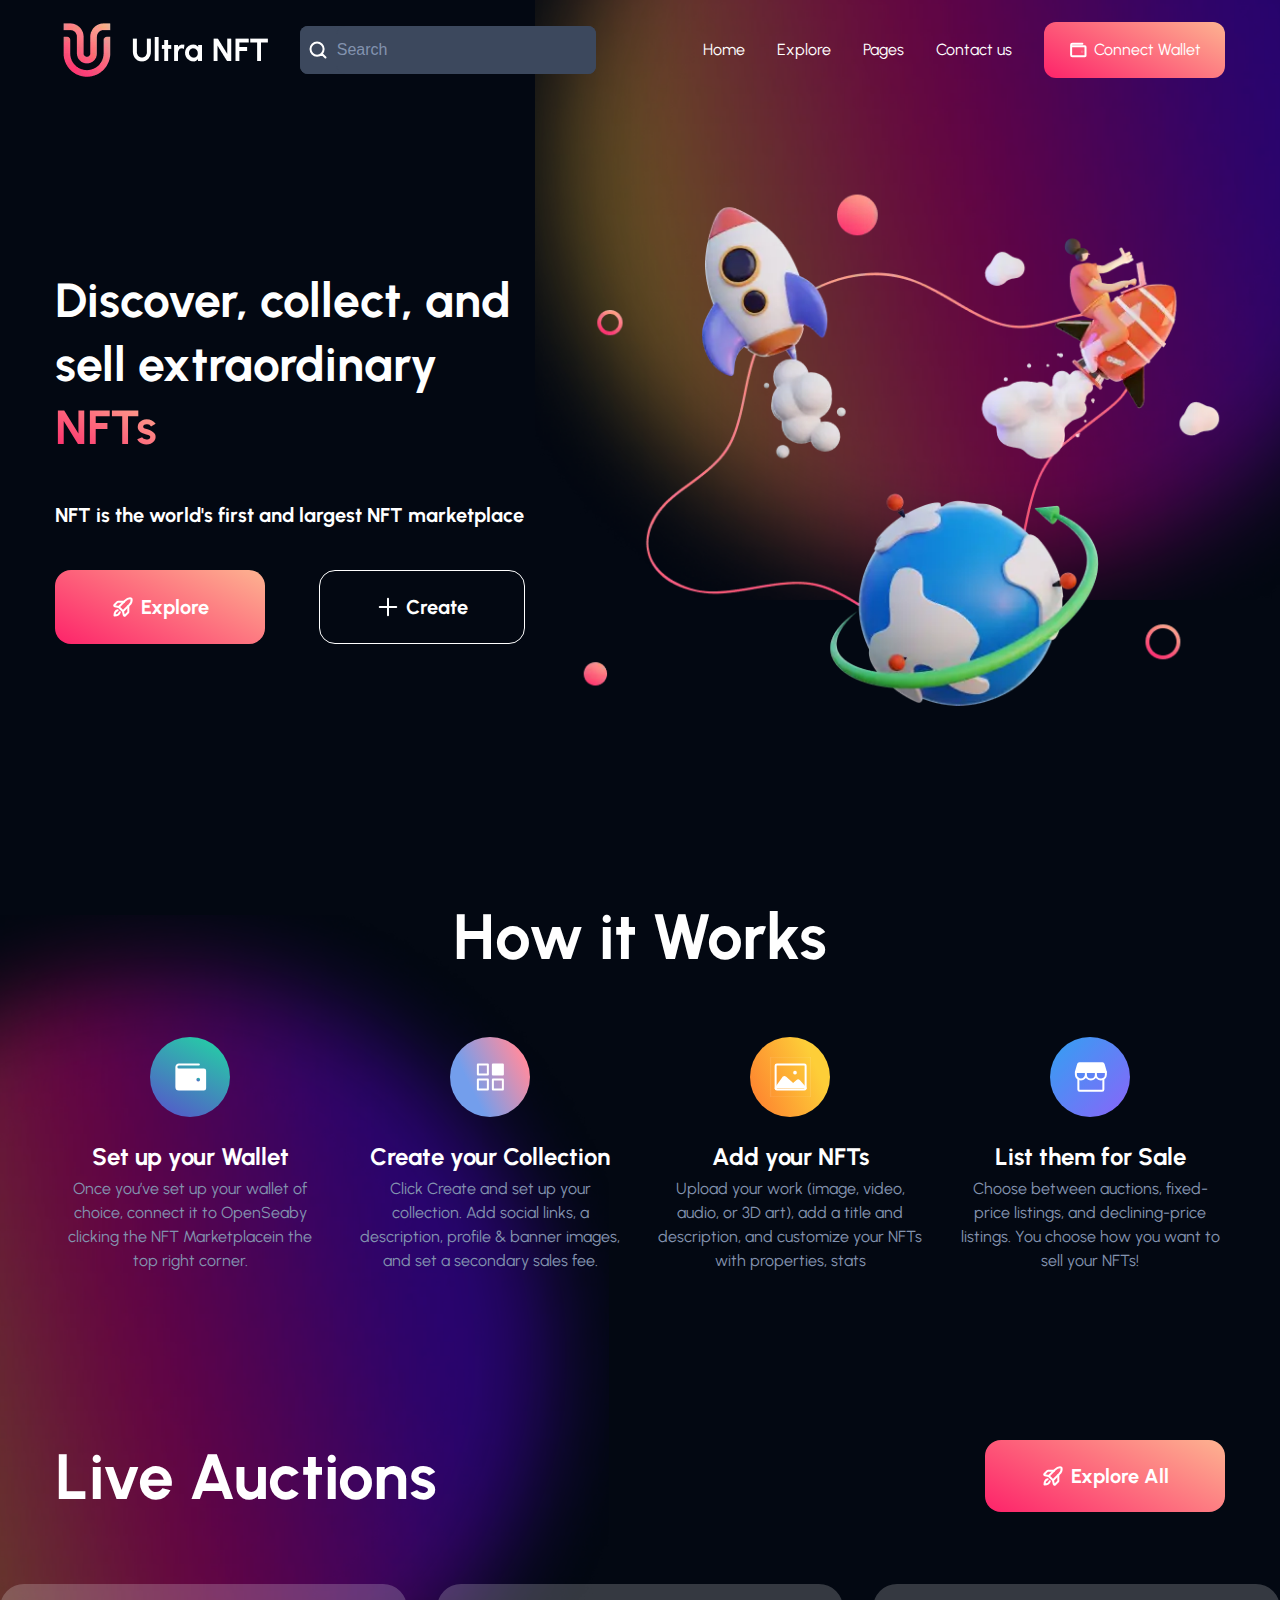
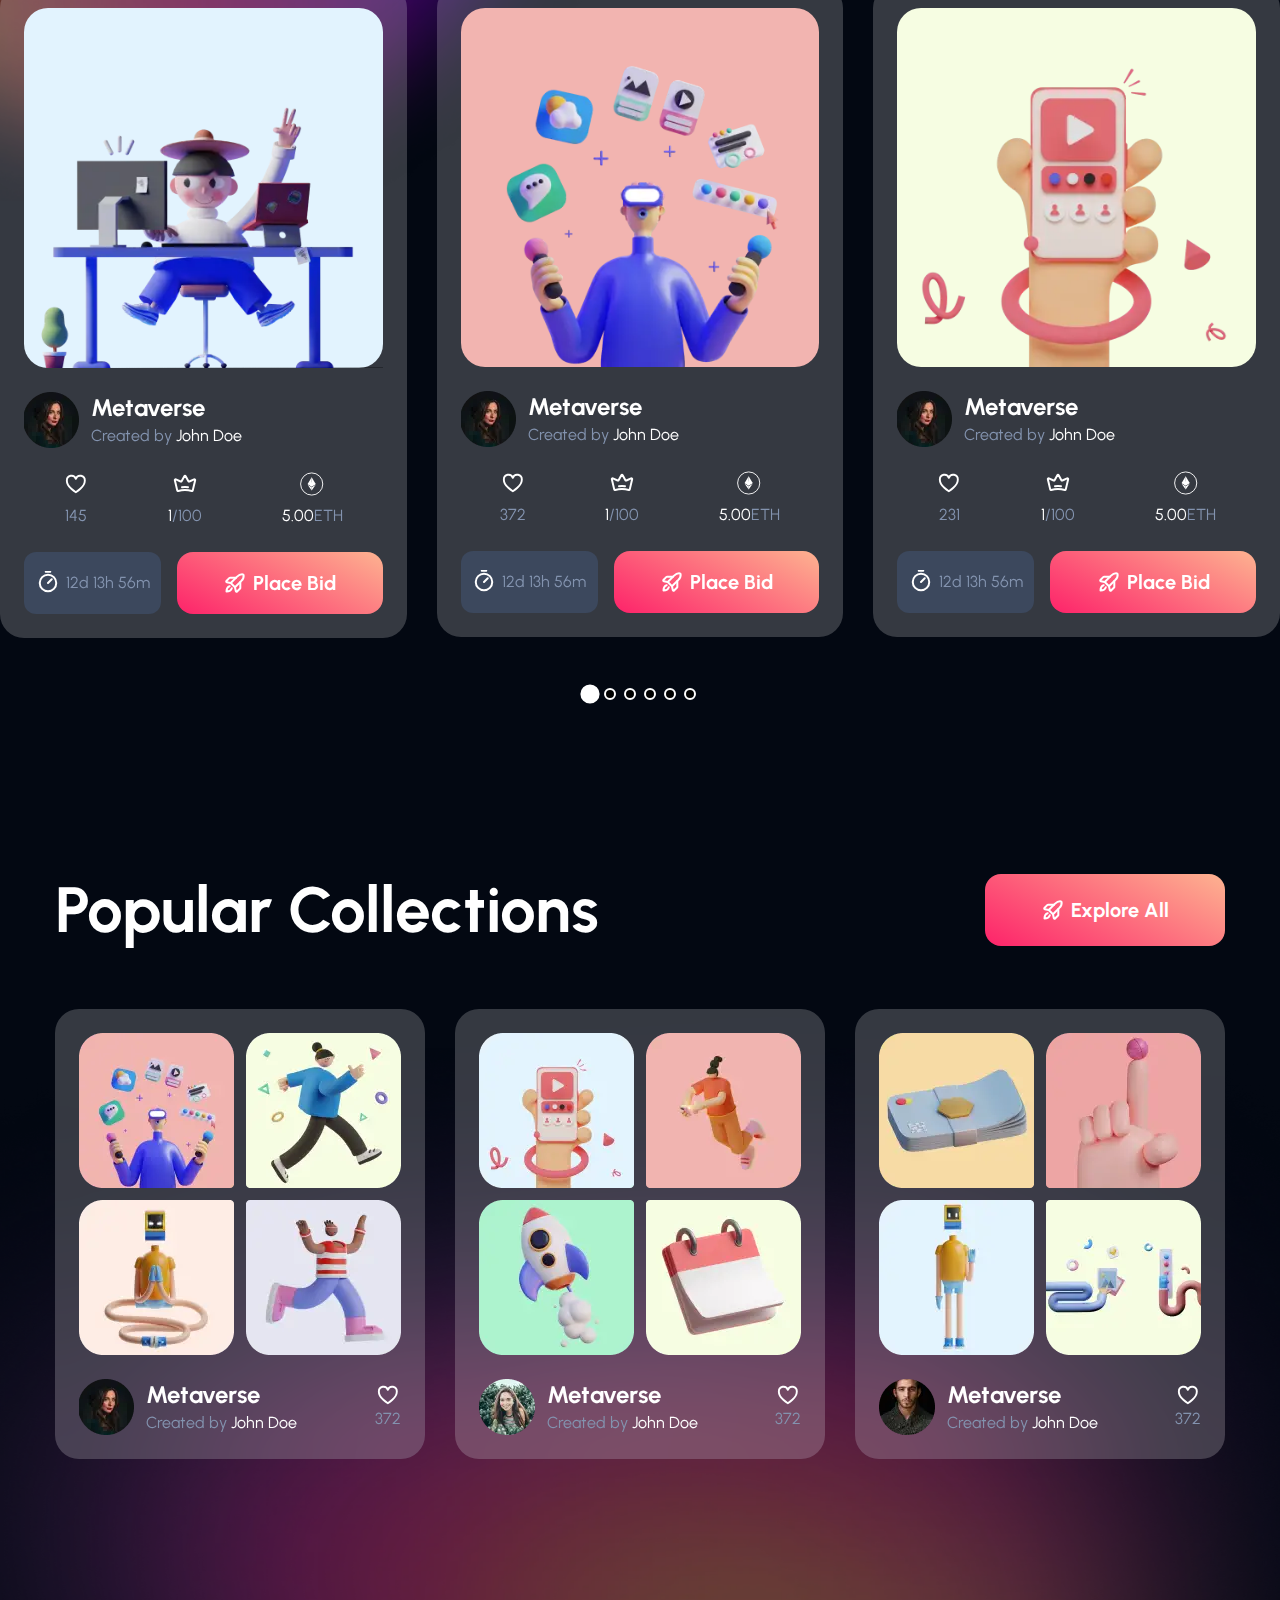
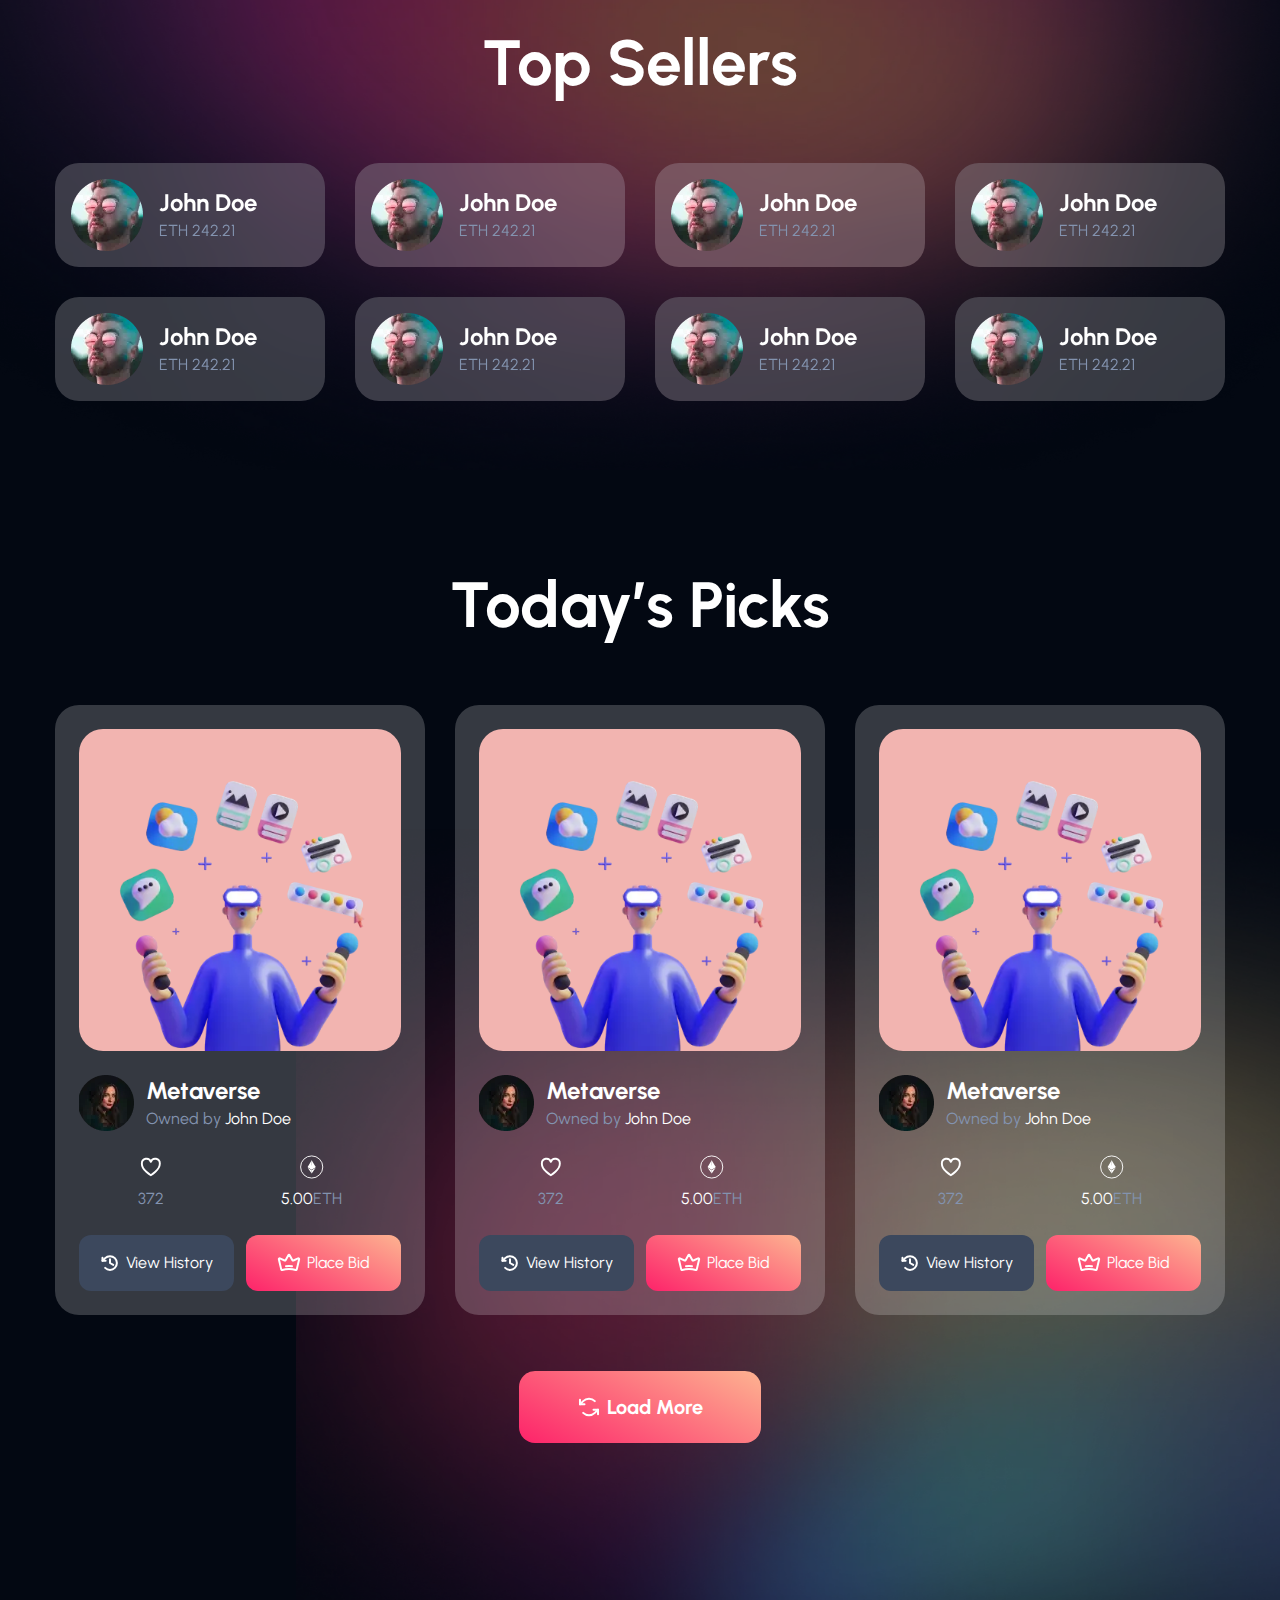
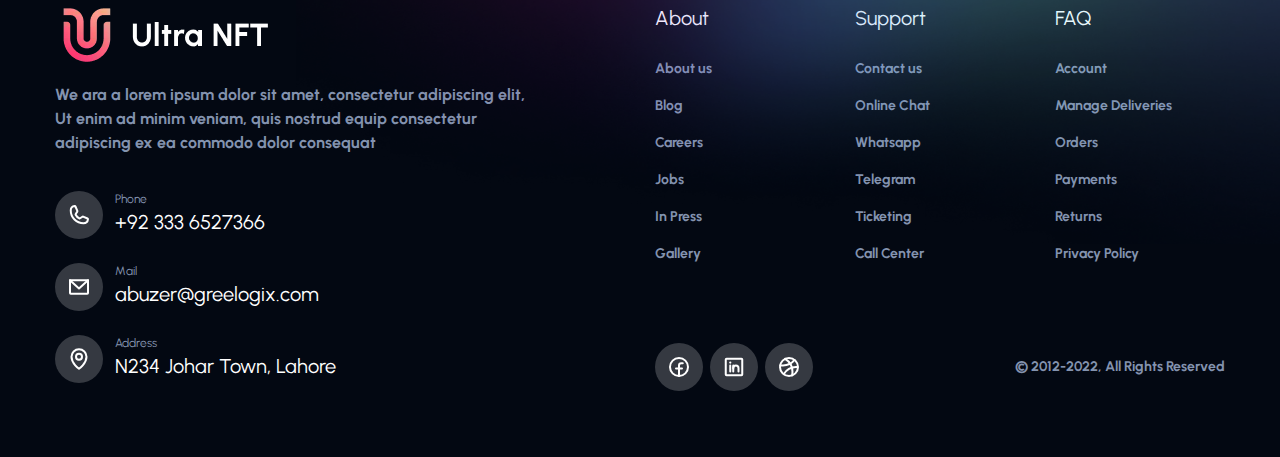
<file: index.html>
<!DOCTYPE html><html lang="en">   <head>      <!-- Meta -->      <meta charset='UTF-8'>      <meta http-equiv='X-UA-Compatible' content='IE=edge'>      <meta name='viewport' content='width=device-width, initial-scale=1.0'>      <meta name='apple-mobile-web-app-capable' content='yes'>      <meta content='yes' name='apple-touch-fullscreen' />      <meta name='apple-mobile-web-app-status-bar-style' content='black'>      <meta name='mssmarttagspreventparsing' content='true'>      <meta name='yandex-verification' content='38ffc5af88a5d596'>      <meta name='google-site-verification' content='8porN1DgQJZZs7RTNJO_O0OTJG6d3swz6xW0bXPfXVc'>      <meta name='robots' content='index, follow'>      <meta name='author' content='Oliynyk Artem'>      <meta name='description' content='Page was made by Artem Oliynyk Page was made by Artem Oliynyk Page was made by Artem Oliynyk Page was made by Artem Oliynyk Page was made by Artem Oliynyk Page was made by Artem Oliynyk'>      <!-- Fonts -->      <link rel="preconnect" href="https://fonts.googleapis.com">      <link rel="preconnect" href="https://fonts.gstatic.com" crossorigin>      <link href="https://fonts.googleapis.com/css2?family=Urbanist:wght@400;700&display=swap" rel="stylesheet">      <!-- css -->      <link rel="stylesheet" crossorigin="use-credentials" href="css/style.min.css">       <link rel="stylesheet" crossorigin="anonymous" href="https://www.unpkg.com/swiper/swiper-bundle.min.css">      <!-- Favicon -->      <link rel="apple-touch-icon" sizes="180x180" href="img/favicon/apple-touch-icon.png">      <link rel="icon" type="image/png" sizes="32x32" href="img/favicon/favicon-32x32.png">      <link rel="icon" type="image/png" sizes="16x16" href="img/favicon//favicon-16x16.png">      <!-- title -->      <title>Home</title>   </head>   <body class="body__home">      <div class="overlay">         <div class="section__decor">            <div class="decor decor--first"></div>            <div class="decor decor--second"></div>            <div class="decor decor--third">            </div>            <div class="decor decor--last">            </div>         </div>         <header class='header'>   <div class='container'>      <div class='header__body'>         <a href='index.html' class='header__logo'>            <picture><source srcset="img/logo.webp" type="image/webp"><img src="img/logo.png" alt=""></picture>         </a>                   <div class='header__menu'>            <form action="#" class="header__form">               <button type="submit" class="header__form-button"><picture><source srcset="img/search.svg" type="image/webp"><img src="img/search.svg" alt=""></picture></button>               <input type="text" class="header__form-input header__link text" placeholder="Search">            </form>            <div class="header__container">               <ul class='header__list'>                  <li>                     <a href="index.html" class="header__link text">Home</a>                  </li>                  <li>                     <a href="explore.html" class="header__link text">Explore</a>                  </li>                  <li>                     <a href="#" class="header__link text">Pages</a>                  </li>                  <li>                     <a href="#" class="header__link text">Contact us</a>                  </li>               </ul>               <a href="#" class="header__button header__link text"><picture><source srcset="img/wallet.svg" type="image/webp"><img src="img/wallet.svg" alt=""></picture>Connect Wallet</a>            </div>         </div>         <div class='header__burger'>            <span></span>         </div>      </div>   </div></header>         <main class="main">           <section class="start">              <div class="container">                 <div class="start__body">                  <div class="start__container">                     <h1 class="start__title">Discover, collect, and sell extraordinary<span> NFTs</span></h1>                     <p class="start__text subtitle">NFT is the world's first and largest NFT marketplace</p>                     <div class="start__content">                        <a href="explore.html" class="start__button button button--color start__text subtitle"><picture><source srcset="img/rocket.svg" type="image/webp"><img src="img/rocket.svg" alt=""></picture> Explore</a>                        <a href="#" class="start__button button button--black start__text subtitle"><picture><source srcset="img/plus.svg" type="image/webp"><img src="img/plus.svg" alt=""></picture>Create</a>                     </div>                  </div>                  <div class="start__img">                     <picture><source srcset="img/start-img.webp" type="image/webp"><img src="img/start-img.png" alt=""></picture>                  </div>                 </div>              </div>           </section>           <section class="work post">              <div class="container">                 <h2 class="work__title title">How it Works</h2>                 <div class="work__items">                     <div class="work__item">                        <div class="work__item-img">                           <picture><source srcset="img/work-1.svg" type="image/webp"><img src="img/work-1.svg" alt=""></picture>                        </div>                        <h4 class="work__item-title subtext">Set up your Wallet</h4>                        <p class="work__item-text text">Once you’ve set up your wallet of choice, connect it to OpenSeaby clicking the NFT Marketplacein the top right corner.</p>                     </div>                     <div class="work__item">                        <div class="work__item-img">                           <picture><source srcset="img/work-2.svg" type="image/webp"><img src="img/work-2.svg" alt=""></picture>                        </div>                        <h4 class="work__item-title subtext">Create your Collection</h4>                        <p class="work__item-text text">Click Create and set up your collection. Add social links, a description, profile & banner images, and set a secondary sales fee.</p>                     </div>                     <div class="work__item">                        <div class="work__item-img">                           <picture><source srcset="img/work-3.svg" type="image/webp"><img src="img/work-3.svg" alt=""></picture>                        </div>                        <h4 class="work__item-title subtext">Add your NFTs</h4>                        <p class="work__item-text text">Upload your work (image, video, audio, or 3D art), add a title and description, and customize your NFTs with properties, stats</p>                     </div>                     <div class="work__item">                        <div class="work__item-img">                           <picture><source srcset="img/work-4.svg" type="image/webp"><img src="img/work-4.svg" alt=""></picture>                        </div>                        <h4 class="work__item-title subtext">List them for Sale</h4>                        <p class="work__item-text text">Choose between auctions, fixed-price listings, and declining-price listings. You choose how you want to sell your NFTs!</p>                     </div>                 </div>              </div>           </section>           <section class="auction">              <div class="container">                 <div class="auction__container">                    <h2 class="auction__title title">Live Auctions</h2>                    <a href="explore.html" class="auction__button button button--color subtitle"><picture><source srcset="img/rocket.svg" type="image/webp"><img src="img/rocket.svg" alt=""></picture>Explore All</a>                 </div>               </div>                 <div class='auction__swiper swiper'>                    <div class='swiper-container'>                       <div class='swiper-wrapper'>                          <div class='swiper-slide slide'>                             <div class="slide__img">                                <picture><source srcset="img/swiper-1.webp" type="image/webp"><img src="img/swiper-1.png" alt=""></picture>                             </div>                             <div class="slide__contact">                                 <picture><source srcset="img/swiper-contact.webp" type="image/webp"><img src="img/swiper-contact.png" alt=""></picture>                                 <div class="slide__contact-info">                                    <h4 class="slide__title subtext">Metaverse</h4>                                    <p class="slide__text text">Created by <span>John Doe</span></p>                                 </div>                              </div>                              <div class="slide__items">                                 <div class="slide__item">                                    <picture><source srcset="img/heart.svg" type="image/webp"><img src="img/heart.svg" alt=""></picture>                                    <p class="slide__text text">145</p>                                 </div>                                 <div class="slide__item">                                    <picture><source srcset="img/crown.svg" type="image/webp"><img src="img/crown.svg" alt=""></picture>                                    <p class="slide__text text"><span>1</span>/100</p>                                 </div>                                 <div class="slide__item">                                    <picture><source srcset="img/coin.svg" type="image/webp"><img src="img/coin.svg" alt=""></picture>                                    <p class="slide__text text"><span>5.00</span>ETH</p>                                 </div>                              </div>                              <div class="slide__content">                                <div class="slide__time slide__text text"><picture><source srcset="img/timer.svg" type="image/webp"><img src="img/timer.svg" alt=""></picture>12d 13h 56m</div>                                <a href="#" class="auction__button button button--color subtitle"><picture><source srcset="img/rocket.svg" type="image/webp"><img src="img/rocket.svg" alt=""></picture>Place Bid</a>                              </div>                                                        </div>                           <div class='swiper-slide slide'>                              <div class="slide__img">                                 <picture><source srcset="img/swiper-2.webp" type="image/webp"><img src="img/swiper-2.png" alt=""></picture>                              </div>                              <div class="slide__contact">                                  <picture><source srcset="img/swiper-contact.webp" type="image/webp"><img src="img/swiper-contact.png" alt=""></picture>                                  <div class="slide__contact-info">                                     <h4 class="slide__title subtext">Metaverse</h4>                                     <p class="slide__text text">Created by <span>John Doe</span></p>                                  </div>                               </div>                               <div class="slide__items">                                  <div class="slide__item">                                     <picture><source srcset="img/heart.svg" type="image/webp"><img src="img/heart.svg" alt=""></picture>                                     <p class="slide__text text">372</p>                                  </div>                                  <div class="slide__item">                                     <picture><source srcset="img/crown.svg" type="image/webp"><img src="img/crown.svg" alt=""></picture>                                     <p class="slide__text text"><span>1</span>/100</p>                                  </div>                                  <div class="slide__item">                                     <picture><source srcset="img/coin.svg" type="image/webp"><img src="img/coin.svg" alt=""></picture>                                     <p class="slide__text text"><span>5.00</span>ETH</p>                                  </div>                               </div>                               <div class="slide__content">                                 <div class="slide__time slide__text text"><picture><source srcset="img/timer.svg" type="image/webp"><img src="img/timer.svg" alt=""></picture>12d 13h 56m</div>                                 <a href="#" class="auction__button button button--color subtitle"><picture><source srcset="img/rocket.svg" type="image/webp"><img src="img/rocket.svg" alt=""></picture>Place Bid</a>                               </div>                                                         </div>                            <div class='swiper-slide slide'>                              <div class="slide__img">                                 <picture><source srcset="img/swiper-3.webp" type="image/webp"><img src="img/swiper-3.png" alt=""></picture>                              </div>                              <div class="slide__contact">                                  <picture><source srcset="img/swiper-contact.webp" type="image/webp"><img src="img/swiper-contact.png" alt=""></picture>                                  <div class="slide__contact-info">                                     <h4 class="slide__title subtext">Metaverse</h4>                                     <p class="slide__text text">Created by <span>John Doe</span></p>                                  </div>                               </div>                               <div class="slide__items">                                  <div class="slide__item">                                     <picture><source srcset="img/heart.svg" type="image/webp"><img src="img/heart.svg" alt=""></picture>                                     <p class="slide__text text">231</p>                                  </div>                                  <div class="slide__item">                                     <picture><source srcset="img/crown.svg" type="image/webp"><img src="img/crown.svg" alt=""></picture>                                     <p class="slide__text text"><span>1</span>/100</p>                                  </div>                                  <div class="slide__item">                                     <picture><source srcset="img/coin.svg" type="image/webp"><img src="img/coin.svg" alt=""></picture>                                     <p class="slide__text text"><span>5.00</span>ETH</p>                                  </div>                               </div>                               <div class="slide__content">                                 <div class="slide__time slide__text text"><picture><source srcset="img/timer.svg" type="image/webp"><img src="img/timer.svg" alt=""></picture>12d 13h 56m</div>                                 <a href="#" class="auction__button button button--color subtitle"><picture><source srcset="img/rocket.svg" type="image/webp"><img src="img/rocket.svg" alt=""></picture>Place Bid</a>                               </div>                                                         </div>                            <div class='swiper-slide slide'>                              <div class="slide__img">                                 <picture><source srcset="img/swiper-4.webp" type="image/webp"><img src="img/swiper-4.png" alt=""></picture>                              </div>                              <div class="slide__contact">                                  <picture><source srcset="img/swiper-contact.webp" type="image/webp"><img src="img/swiper-contact.png" alt=""></picture>                                  <div class="slide__contact-info">                                     <h4 class="slide__title subtext">Metaverse</h4>                                     <p class="slide__text text">Created by <span>John Doe</span></p>                                  </div>                               </div>                               <div class="slide__items">                                  <div class="slide__item">                                     <picture><source srcset="img/heart.svg" type="image/webp"><img src="img/heart.svg" alt=""></picture>                                     <p class="slide__text text">321</p>                                  </div>                                  <div class="slide__item">                                     <picture><source srcset="img/crown.svg" type="image/webp"><img src="img/crown.svg" alt=""></picture>                                     <p class="slide__text text"><span>1</span>/100</p>                                  </div>                                  <div class="slide__item">                                     <picture><source srcset="img/coin.svg" type="image/webp"><img src="img/coin.svg" alt=""></picture>                                     <p class="slide__text text"><span>5.00</span>ETH</p>                                  </div>                               </div>                               <div class="slide__content">                                 <div class="slide__time slide__text text"><picture><source srcset="img/timer.svg" type="image/webp"><img src="img/timer.svg" alt=""></picture>12d 13h 56m</div>                                 <a href="#" class="auction__button button button--color subtitle"><picture><source srcset="img/rocket.svg" type="image/webp"><img src="img/rocket.svg" alt=""></picture>Place Bid</a>                               </div>                                                         </div>                            <div class='swiper-slide slide'>                              <div class="slide__img">                                 <picture><source srcset="img/swiper-3.webp" type="image/webp"><img src="img/swiper-3.png" alt=""></picture>                              </div>                              <div class="slide__contact">                                  <picture><source srcset="img/swiper-contact.webp" type="image/webp"><img src="img/swiper-contact.png" alt=""></picture>                                  <div class="slide__contact-info">                                     <h4 class="slide__title subtext">Metaverse</h4>                                     <p class="slide__text text">Created by <span>John Doe</span></p>                                  </div>                               </div>                               <div class="slide__items">                                  <div class="slide__item">                                     <picture><source srcset="img/heart.svg" type="image/webp"><img src="img/heart.svg" alt=""></picture>                                     <p class="slide__text text">231</p>                                  </div>                                  <div class="slide__item">                                     <picture><source srcset="img/crown.svg" type="image/webp"><img src="img/crown.svg" alt=""></picture>                                     <p class="slide__text text"><span>1</span>/100</p>                                  </div>                                  <div class="slide__item">                                     <picture><source srcset="img/coin.svg" type="image/webp"><img src="img/coin.svg" alt=""></picture>                                     <p class="slide__text text"><span>5.00</span>ETH</p>                                  </div>                               </div>                               <div class="slide__content">                                 <div class="slide__time slide__text text"><picture><source srcset="img/timer.svg" type="image/webp"><img src="img/timer.svg" alt=""></picture>12d 13h 56m</div>                                 <a href="#" class="auction__button button button--color subtitle"><picture><source srcset="img/rocket.svg" type="image/webp"><img src="img/rocket.svg" alt=""></picture>Place Bid</a>                               </div>                                                         </div>                            <div class='swiper-slide slide'>                              <div class="slide__img">                                 <picture><source srcset="img/swiper-4.webp" type="image/webp"><img src="img/swiper-4.png" alt=""></picture>                              </div>                              <div class="slide__contact">                                  <picture><source srcset="img/swiper-contact.webp" type="image/webp"><img src="img/swiper-contact.png" alt=""></picture>                                  <div class="slide__contact-info">                                     <h4 class="slide__title subtext">Metaverse</h4>                                     <p class="slide__text text">Created by <span>John Doe</span></p>                                  </div>                               </div>                               <div class="slide__items">                                  <div class="slide__item">                                     <picture><source srcset="img/heart.svg" type="image/webp"><img src="img/heart.svg" alt=""></picture>                                     <p class="slide__text text">321</p>                                  </div>                                  <div class="slide__item">                                     <picture><source srcset="img/crown.svg" type="image/webp"><img src="img/crown.svg" alt=""></picture>                                     <p class="slide__text text"><span>1</span>/100</p>                                  </div>                                  <div class="slide__item">                                     <picture><source srcset="img/coin.svg" type="image/webp"><img src="img/coin.svg" alt=""></picture>                                     <p class="slide__text text"><span>5.00</span>ETH</p>                                  </div>                               </div>                               <div class="slide__content">                                 <div class="slide__time slide__text text"><picture><source srcset="img/timer.svg" type="image/webp"><img src="img/timer.svg" alt=""></picture>12d 13h 56m</div>                                 <a href="#" class="auction__button button button--color subtitle"><picture><source srcset="img/rocket.svg" type="image/webp"><img src="img/rocket.svg" alt=""></picture>Place Bid</a>                               </div>                                                         </div>                        </div>                     </div>                     <div class="swiper-pagination"></div>                  </div>            </section>            <section class="collection">               <div class="container">                  <div class="collection__container">                     <h2 class="collection__title title">Popular Collections</h2>                     <a href="explore.html" class="collection__button button button--color subtitle"><picture><source srcset="img/rocket.svg" type="image/webp"><img src="img/rocket.svg" alt=""></picture>Explore All</a>                  </div>                  <div class="collection__items">                     <div class="collection__item">                        <div class="collection__item-img">                           <picture><source srcset="img/collection-item1-1.webp" type="image/webp"><img src="img/collection-item1-1.png" alt=""></picture>                           <picture><source srcset="img/collection-item1-2.webp" type="image/webp"><img src="img/collection-item1-2.png" alt=""></picture>                           <picture><source srcset="img/collection-item1-3.webp" type="image/webp"><img src="img/collection-item1-3.png" alt=""></picture>                           <picture><source srcset="img/collection-item1-4.webp" type="image/webp"><img src="img/collection-item1-4.png" alt=""></picture>                        </div>                        <div class="collection__item-body">                           <div class="collection__item-contact">                              <picture><source srcset="img/swiper-contact.webp" type="image/webp"><img src="img/swiper-contact.png" alt=""></picture>                              <div class="collection__item-content">                                 <h4 class="collection__item-title subtext">Metaverse</h4>                                 <p class="collection__item-text text">Created by <span>John Doe</span></p>                              </div>                           </div>                           <div class="collection__rate">                              <picture><source srcset="img/heart.svg" type="image/webp"><img src="img/heart.svg" alt=""></picture>                              <p class="collection__item-text text">372</p>                           </div>                        </div>                     </div>                     <div class="collection__item">                        <div class="collection__item-img">                           <picture><source srcset="img/collection-item2-1.webp" type="image/webp"><img src="img/collection-item2-1.png" alt=""></picture>                           <picture><source srcset="img/collection-item2-2.webp" type="image/webp"><img src="img/collection-item2-2.png" alt=""></picture>                           <picture><source srcset="img/collection-item2-3.webp" type="image/webp"><img src="img/collection-item2-3.png" alt=""></picture>                           <picture><source srcset="img/collection-item2-4.webp" type="image/webp"><img src="img/collection-item2-4.png" alt=""></picture>                        </div>                        <div class="collection__item-body">                           <div class="collection__item-contact">                              <picture><source srcset="img/collection-contact-2.webp" type="image/webp"><img src="img/collection-contact-2.png" alt=""></picture>                              <div class="collection__item-content">                                 <h4 class="collection__item-title subtext">Metaverse</h4>                                 <p class="collection__item-text text">Created by <span>John Doe</span></p>                              </div>                           </div>                           <div class="collection__rate">                              <picture><source srcset="img/heart.svg" type="image/webp"><img src="img/heart.svg" alt=""></picture>                              <p class="collection__item-text text">372</p>                           </div>                        </div>                     </div>                     <div class="collection__item">                        <div class="collection__item-img">                           <picture><source srcset="img/collection-item3-1.webp" type="image/webp"><img src="img/collection-item3-1.png" alt=""></picture>                           <picture><source srcset="img/collection-item3-2.webp" type="image/webp"><img src="img/collection-item3-2.png" alt=""></picture>                           <picture><source srcset="img/collection-item3-3.webp" type="image/webp"><img src="img/collection-item3-3.png" alt=""></picture>                           <picture><source srcset="img/collection-item3-4.webp" type="image/webp"><img src="img/collection-item3-4.png" alt=""></picture>                        </div>                        <div class="collection__item-body">                           <div class="collection__item-contact">                              <picture><source srcset="img/collection-contact-3.webp" type="image/webp"><img src="img/collection-contact-3.png" alt=""></picture>                              <div class="collection__item-content">                                 <h4 class="collection__item-title subtext">Metaverse</h4>                                 <p class="collection__item-text text">Created by <span>John Doe</span></p>                              </div>                           </div>                           <div class="collection__rate">                              <picture><source srcset="img/heart.svg" type="image/webp"><img src="img/heart.svg" alt=""></picture>                              <p class="collection__item-text text">372</p>                           </div>                        </div>                     </div>                  </div>               </div>            </section>            <section class="sellers">               <div class="container">                  <h2 class="sellers__title title">Top Sellers</h2>                  <div class="sellers__items">                     <div class="sellers__item">                        <picture><source srcset="img/seller-contact.webp" type="image/webp"><img src="img/seller-contact.png" alt=""></picture>                        <div class="sellers__item-content">                           <h4 class="sellers__item-title subtext">John Doe</h4>                           <p class="sellers__item-text text">ETH 242.21</p>                        </div>                     </div>                     <div class="sellers__item">                        <picture><source srcset="img/seller-contact.webp" type="image/webp"><img src="img/seller-contact.png" alt=""></picture>                        <div class="sellers__item-content">                           <h4 class="sellers__item-title subtext">John Doe</h4>                           <p class="sellers__item-text text">ETH 242.21</p>                        </div>                     </div>                     <div class="sellers__item">                        <picture><source srcset="img/seller-contact.webp" type="image/webp"><img src="img/seller-contact.png" alt=""></picture>                        <div class="sellers__item-content">                           <h4 class="sellers__item-title subtext">John Doe</h4>                           <p class="sellers__item-text text">ETH 242.21</p>                        </div>                     </div>                     <div class="sellers__item">                        <picture><source srcset="img/seller-contact.webp" type="image/webp"><img src="img/seller-contact.png" alt=""></picture>                        <div class="sellers__item-content">                           <h4 class="sellers__item-title subtext">John Doe</h4>                           <p class="sellers__item-text text">ETH 242.21</p>                        </div>                     </div>                     <div class="sellers__item">                        <picture><source srcset="img/seller-contact.webp" type="image/webp"><img src="img/seller-contact.png" alt=""></picture>                        <div class="sellers__item-content">                           <h4 class="sellers__item-title subtext">John Doe</h4>                           <p class="sellers__item-text text">ETH 242.21</p>                        </div>                     </div>                     <div class="sellers__item">                        <picture><source srcset="img/seller-contact.webp" type="image/webp"><img src="img/seller-contact.png" alt=""></picture>                        <div class="sellers__item-content">                           <h4 class="sellers__item-title subtext">John Doe</h4>                           <p class="sellers__item-text text">ETH 242.21</p>                        </div>                     </div>                     <div class="sellers__item">                        <picture><source srcset="img/seller-contact.webp" type="image/webp"><img src="img/seller-contact.png" alt=""></picture>                        <div class="sellers__item-content">                           <h4 class="sellers__item-title subtext">John Doe</h4>                           <p class="sellers__item-text text">ETH 242.21</p>                        </div>                     </div>                     <div class="sellers__item">                           <picture><source srcset="img/seller-contact.webp" type="image/webp"><img src="img/seller-contact.png" alt=""></picture>                        <div class="sellers__item-content">                           <h4 class="sellers__item-title subtext">John Doe</h4>                           <p class="sellers__item-text text">ETH 242.21</p>                        </div>                     </div>                  </div>               </div>            </section>            <section class="picks">               <div class="container">                  <h2 class="picks__title title">Today’s Picks</h2>                  <div class="picks__items">                     <div class="picks__item">                        <div class="picks__item-img">                           <picture><source srcset="img/swiper-2.webp" type="image/webp"><img src="img/swiper-2.png" alt=""></picture>                        </div>                        <div class="picks__item-contact">                           <picture><source srcset="img/swiper-contact.webp" type="image/webp"><img src="img/swiper-contact.png" alt=""></picture>                           <div class="picks__item-content">                              <h4 class="picks__item-title subtext">Metaverse</h4>                              <p class="picks__item-text text">Owned by <span>John Doe</span></p>                           </div>                        </div>                        <div class="picks__item-container">                           <div class="picks__item-block">                              <picture><source srcset="img/heart.svg" type="image/webp"><img src="img/heart.svg" alt=""></picture>                              <p class="picks__item-text text">372</p>                           </div>                           <div class="picks__item-block">                              <picture><source srcset="img/coin.svg" type="image/webp"><img src="img/coin.svg" alt=""></picture>                              <p class="picks__item-text text"><span>5.00</span>ETH</p>                           </div>                        </div>                        <div class="picks__item-elements">                           <a href="#" class="picks__item-button picks__item-button--black picks__item-text text "><picture><source srcset="img/history.svg" type="image/webp"><img src="img/history.svg" alt=""></picture>View History</a>                           <a href="#" class="picks__item-button picks__item-button--color picks__item-text text "><picture><source srcset="img/crown.svg" type="image/webp"><img src="img/crown.svg" alt=""></picture>Place Bid</a>                        </div>                     </div>                     <div class="picks__item">                        <div class="picks__item-img">                           <picture><source srcset="img/swiper-2.webp" type="image/webp"><img src="img/swiper-2.png" alt=""></picture>                        </div>                        <div class="picks__item-contact">                           <picture><source srcset="img/swiper-contact.webp" type="image/webp"><img src="img/swiper-contact.png" alt=""></picture>                           <div class="picks__item-content">                              <h4 class="picks__item-title subtext">Metaverse</h4>                              <p class="picks__item-text text">Owned by <span>John Doe</span></p>                           </div>                        </div>                        <div class="picks__item-container">                           <div class="picks__item-block">                              <picture><source srcset="img/heart.svg" type="image/webp"><img src="img/heart.svg" alt=""></picture>                              <p class="picks__item-text text">372</p>                           </div>                           <div class="picks__item-block">                              <picture><source srcset="img/coin.svg" type="image/webp"><img src="img/coin.svg" alt=""></picture>                              <p class="picks__item-text text"><span>5.00</span>ETH</p>                           </div>                        </div>                        <div class="picks__item-elements">                           <a href="#" class="picks__item-button picks__item-button--black picks__item-text text "><picture><source srcset="img/history.svg" type="image/webp"><img src="img/history.svg" alt=""></picture>View History</a>                           <a href="#" class="picks__item-button picks__item-button--color picks__item-text text "><picture><source srcset="img/crown.svg" type="image/webp"><img src="img/crown.svg" alt=""></picture>Place Bid</a>                        </div>                     </div>                     <div class="picks__item">                        <div class="picks__item-img">                           <picture><source srcset="img/swiper-2.webp" type="image/webp"><img src="img/swiper-2.png" alt=""></picture>                        </div>                        <div class="picks__item-contact">                           <picture><source srcset="img/swiper-contact.webp" type="image/webp"><img src="img/swiper-contact.png" alt=""></picture>                           <div class="picks__item-content">                              <h4 class="picks__item-title subtext">Metaverse</h4>                              <p class="picks__item-text text">Owned by <span>John Doe</span></p>                           </div>                        </div>                        <div class="picks__item-container">                           <div class="picks__item-block">                              <picture><source srcset="img/heart.svg" type="image/webp"><img src="img/heart.svg" alt=""></picture>                              <p class="picks__item-text text">372</p>                           </div>                           <div class="picks__item-block">                              <picture><source srcset="img/coin.svg" type="image/webp"><img src="img/coin.svg" alt=""></picture>                              <p class="picks__item-text text"><span>5.00</span>ETH</p>                           </div>                        </div>                        <div class="picks__item-elements">                           <a href="#" class="picks__item-button picks__item-button--black picks__item-text text "><picture><source srcset="img/history.svg" type="image/webp"><img src="img/history.svg" alt=""></picture>View History</a>                           <a href="#" class="picks__item-button picks__item-button--color picks__item-text text"><picture><source srcset="img/crown.svg" type="image/webp"><img src="img/crown.svg" alt=""></picture>Place Bid</a>                        </div>                     </div>                     <div class="picks__item">                        <div class="picks__item-img">                           <picture><source srcset="img/swiper-2.webp" type="image/webp"><img src="img/swiper-2.png" alt=""></picture>                        </div>                        <div class="picks__item-contact">                           <picture><source srcset="img/swiper-contact.webp" type="image/webp"><img src="img/swiper-contact.png" alt=""></picture>                           <div class="picks__item-content">                              <h4 class="picks__item-title subtext">Metaverse</h4>                              <p class="picks__item-text text">Owned by <span>John Doe</span></p>                           </div>                        </div>                        <div class="picks__item-container">                           <div class="picks__item-block">                              <picture><source srcset="img/heart.svg" type="image/webp"><img src="img/heart.svg" alt=""></picture>                              <p class="picks__item-text text">372</p>                           </div>                           <div class="picks__item-block">                              <picture><source srcset="img/coin.svg" type="image/webp"><img src="img/coin.svg" alt=""></picture>                              <p class="picks__item-text text"><span>5.00</span>ETH</p>                           </div>                        </div>                        <div class="picks__item-elements">                           <a href="#" class="picks__item-button picks__item-button--black picks__item-text text "><picture><source srcset="img/history.svg" type="image/webp"><img src="img/history.svg" alt=""></picture>View History</a>                           <a href="#" class="picks__item-button picks__item-button--color picks__item-text text "><picture><source srcset="img/crown.svg" type="image/webp"><img src="img/crown.svg" alt=""></picture>Place Bid</a>                        </div>                     </div>                     <div class="picks__item">                        <div class="picks__item-img">                           <picture><source srcset="img/swiper-2.webp" type="image/webp"><img src="img/swiper-2.png" alt=""></picture>                        </div>                        <div class="picks__item-contact">                           <picture><source srcset="img/swiper-contact.webp" type="image/webp"><img src="img/swiper-contact.png" alt=""></picture>                           <div class="picks__item-content">                              <h4 class="picks__item-title subtext">Metaverse</h4>                              <p class="picks__item-text text">Owned by <span>John Doe</span></p>                           </div>                        </div>                        <div class="picks__item-container">                           <div class="picks__item-block">                              <picture><source srcset="img/heart.svg" type="image/webp"><img src="img/heart.svg" alt=""></picture>                              <p class="picks__item-text text">372</p>                           </div>                           <div class="picks__item-block">                              <picture><source srcset="img/coin.svg" type="image/webp"><img src="img/coin.svg" alt=""></picture>                              <p class="picks__item-text text"><span>5.00</span>ETH</p>                           </div>                        </div>                        <div class="picks__item-elements">                           <a href="#" class="picks__item-button picks__item-button--black picks__item-text text "><picture><source srcset="img/history.svg" type="image/webp"><img src="img/history.svg" alt=""></picture>View History</a>                           <a href="#" class="picks__item-button picks__item-button--color picks__item-text text "><picture><source srcset="img/crown.svg" type="image/webp"><img src="img/crown.svg" alt=""></picture>Place Bid</a>                        </div>                     </div>                     <div class="picks__item">                        <div class="picks__item-img">                           <picture><source srcset="img/swiper-2.webp" type="image/webp"><img src="img/swiper-2.png" alt=""></picture>                        </div>                        <div class="picks__item-contact">                           <picture><source srcset="img/swiper-contact.webp" type="image/webp"><img src="img/swiper-contact.png" alt=""></picture>                           <div class="picks__item-content">                              <h4 class="picks__item-title subtext">Metaverse</h4>                              <p class="picks__item-text text">Owned by <span>John Doe</span></p>                           </div>                        </div>                        <div class="picks__item-container">                           <div class="picks__item-block">                              <picture><source srcset="img/heart.svg" type="image/webp"><img src="img/heart.svg" alt=""></picture>                              <p class="picks__item-text text">372</p>                           </div>                           <div class="picks__item-block">                              <picture><source srcset="img/coin.svg" type="image/webp"><img src="img/coin.svg" alt=""></picture>                              <p class="picks__item-text text"><span>5.00</span>ETH</p>                           </div>                        </div>                        <div class="picks__item-elements">                           <a href="#" class="picks__item-button picks__item-button--black picks__item-text text "><picture><source srcset="img/history.svg" type="image/webp"><img src="img/history.svg" alt=""></picture>View History</a>                           <a href="#" class="picks__item-button picks__item-button--color picks__item-text text "><picture><source srcset="img/crown.svg" type="image/webp"><img src="img/crown.svg" alt=""></picture>Place Bid</a>                        </div>                     </div>                     <div class="picks__item">                        <div class="picks__item-img">                           <picture><source srcset="img/swiper-2.webp" type="image/webp"><img src="img/swiper-2.png" alt=""></picture>                        </div>                        <div class="picks__item-contact">                           <picture><source srcset="img/swiper-contact.webp" type="image/webp"><img src="img/swiper-contact.png" alt=""></picture>                           <div class="picks__item-content">                              <h4 class="picks__item-title subtext">Metaverse</h4>                              <p class="picks__item-text text">Owned by <span>John Doe</span></p>                           </div>                        </div>                        <div class="picks__item-container">                           <div class="picks__item-block">                              <picture><source srcset="img/heart.svg" type="image/webp"><img src="img/heart.svg" alt=""></picture>                              <p class="picks__item-text text">372</p>                           </div>                           <div class="picks__item-block">                              <picture><source srcset="img/coin.svg" type="image/webp"><img src="img/coin.svg" alt=""></picture>                              <p class="picks__item-text text"><span>5.00</span>ETH</p>                           </div>                        </div>                        <div class="picks__item-elements">                           <a href="#" class="picks__item-button picks__item-button--black picks__item-text text "><picture><source srcset="img/history.svg" type="image/webp"><img src="img/history.svg" alt=""></picture>View History</a>                           <a href="#" class="picks__item-button picks__item-button--color picks__item-text text "><picture><source srcset="img/crown.svg" type="image/webp"><img src="img/crown.svg" alt=""></picture>Place Bid</a>                        </div>                     </div>                     <div class="picks__item">                        <div class="picks__item-img">                           <picture><source srcset="img/swiper-2.webp" type="image/webp"><img src="img/swiper-2.png" alt=""></picture>                        </div>                        <div class="picks__item-contact">                           <picture><source srcset="img/swiper-contact.webp" type="image/webp"><img src="img/swiper-contact.png" alt=""></picture>                           <div class="picks__item-content">                              <h4 class="picks__item-title subtext">Metaverse</h4>                              <p class="picks__item-text text">Owned by <span>John Doe</span></p>                           </div>                        </div>                        <div class="picks__item-container">                           <div class="picks__item-block">                              <picture><source srcset="img/heart.svg" type="image/webp"><img src="img/heart.svg" alt=""></picture>                              <p class="picks__item-text text">372</p>                           </div>                           <div class="picks__item-block">                              <picture><source srcset="img/coin.svg" type="image/webp"><img src="img/coin.svg" alt=""></picture>                              <p class="picks__item-text text"><span>5.00</span>ETH</p>                           </div>                        </div>                        <div class="picks__item-elements">                           <a href="#" class="picks__item-button picks__item-button--black picks__item-text text "><picture><source srcset="img/history.svg" type="image/webp"><img src="img/history.svg" alt=""></picture>View History</a>                           <a href="#" class="picks__item-button picks__item-button--color picks__item-text text "><picture><source srcset="img/crown.svg" type="image/webp"><img src="img/crown.svg" alt=""></picture>Place Bid</a>                        </div>                     </div>                     <div class="picks__item">                        <div class="picks__item-img">                           <picture><source srcset="img/swiper-2.webp" type="image/webp"><img src="img/swiper-2.png" alt=""></picture>                        </div>                        <div class="picks__item-contact">                           <picture><source srcset="img/swiper-contact.webp" type="image/webp"><img src="img/swiper-contact.png" alt=""></picture>                           <div class="picks__item-content">                              <h4 class="picks__item-title subtext">Metaverse</h4>                              <p class="picks__item-text text">Owned by <span>John Doe</span></p>                           </div>                        </div>                        <div class="picks__item-container">                           <div class="picks__item-block">                              <picture><source srcset="img/heart.svg" type="image/webp"><img src="img/heart.svg" alt=""></picture>                              <p class="picks__item-text text">372</p>                           </div>                           <div class="picks__item-block">                              <picture><source srcset="img/coin.svg" type="image/webp"><img src="img/coin.svg" alt=""></picture>                              <p class="picks__item-text text"><span>5.00</span>ETH</p>                           </div>                        </div>                        <div class="picks__item-elements">                           <a href="#" class="picks__item-button picks__item-button--black picks__item-text text "><picture><source srcset="img/history.svg" type="image/webp"><img src="img/history.svg" alt=""></picture>View History</a>                           <a href="#" class="picks__item-button picks__item-button--color picks__item-text text "><picture><source srcset="img/crown.svg" type="image/webp"><img src="img/crown.svg" alt=""></picture>Place Bid</a>                        </div>                     </div>                  </div>                  <div id="load" class="picks__button button button--color subtitle"><picture><source srcset="img/load.svg" type="image/webp"><img src="img/load.svg" alt=""></picture>Load More</div>               </div>            </section>         </main>         <footer class="footer">   <div class="container">      <div class="footer__body">         <div class="footer__container">            <picture><source srcset="img/logo.webp" type="image/webp"><img src="img/logo.png" alt=""></picture>            <p class="footer__text footer__text--big">We ara a lorem ipsum dolor sit amet, consectetur adipiscing elit, Ut enim ad minim veniam, quis nostrud equip consectetur adipiscing ex ea commodo dolor consequat</p>            <div class="footer__contact">               <div class="footer__item">                  <div class="footer__item-img footer__img">                     <picture><source srcset="img/phone.svg" type="image/webp"><img src="img/phone.svg" alt=""></picture>                  </div>                  <div class="footer__item-content">                     <h4 class="footer__item-title footer__text footer__text--small">Phone</h4>                     <a href="#" class="footer__item-text footer__title">+92 333 6527366</a>                  </div>               </div>               <div class="footer__item">                  <div class="footer__item-img footer__img">                     <picture><source srcset="img/mail.svg" type="image/webp"><img src="img/mail.svg" alt=""></picture>                  </div>                  <div class="footer__item-content">                     <h4 class="footer__item-title footer__text footer__text--small">Mail</h4>                     <a href="#" class="footer__item-text footer__title">abuzer@greelogix.com</a>                  </div>               </div>               <div class="footer__item">                  <div class="footer__item-img footer__img">                     <picture><source srcset="img/location.svg" type="image/webp"><img src="img/location.svg" alt=""></picture>                  </div>                  <div class="footer__item-content">                     <h4 class="footer__item-title footer__text footer__text--small">Address</h4>                     <p class="footer__item-text footer__title">N234 Johar Town, Lahore</p>                  </div>               </div>            </div>         </div>         <div class="footer__info">            <div class="footer__menu">               <ul class="footer__list">                  <h2 class="footer__title">About</h2>                  <li><a href="#" class="footer__text">About us</a></li>                  <li><a href="#" class="footer__text">Blog</a></li>                  <li><a href="#" class="footer__text">Careers</a></li>                  <li><a href="#" class="footer__text">Jobs</a></li>                  <li><a href="#" class="footer__text">In Press</a></li>                  <li><a href="#" class="footer__text">Gallery</a></li>               </ul>               <ul class="footer__list">                  <h2 class="footer__title">Support</h2>                  <li><a href="#" class="footer__text">Contact us</a></li>                  <li><a href="#" class="footer__text">Online Chat</a></li>                  <li><a href="#" class="footer__text">Whatsapp</a></li>                  <li><a href="#" class="footer__text">Telegram</a></li>                  <li><a href="#" class="footer__text">Ticketing</a></li>                  <li><a href="#" class="footer__text">Call Center</a></li>               </ul>               <ul class="footer__list">                  <h2 class="footer__title">FAQ</h2>                  <li><a href="#" class="footer__text">Account</a></li>                  <li><a href="#" class="footer__text">Manage Deliveries</a></li>                  <li><a href="#" class="footer__text">Orders</a></li>                  <li><a href="#" class="footer__text">Payments</a></li>                  <li><a href="#" class="footer__text">Returns</a></li>                  <li><a href="#" class="footer__text">Privacy Policy</a></li>               </ul>            </div>            <div class="footer__items">               <div class="footer__icons">                  <a href="#" class="footer__img">                     <picture><source srcset="img/facebook.svg" type="image/webp"><img src="img/facebook.svg" alt=""></picture>                  </a>                  <a href="#" class="footer__img">                     <picture><source srcset="img/linkedin.svg" type="image/webp"><img src="img/linkedin.svg" alt=""></picture>                  </a>                  <a href="#" class="footer__img">                     <picture><source srcset="img/dribbble.svg" type="image/webp"><img src="img/dribbble.svg" alt=""></picture>                  </a>               </div>               <p class="footer__text">© 2012-2022, All Rights Reserved</p>            </div>         </div>      </div>   </div></footer>      </div>      <!-- js -->      <script crossorigin="anonymous" src="https://www.unpkg.com/swiper/swiper-bundle.min.js"></script>      <script crossorigin="use-credentials" src="js/script.min.js"></script>   </body></html>
</file>
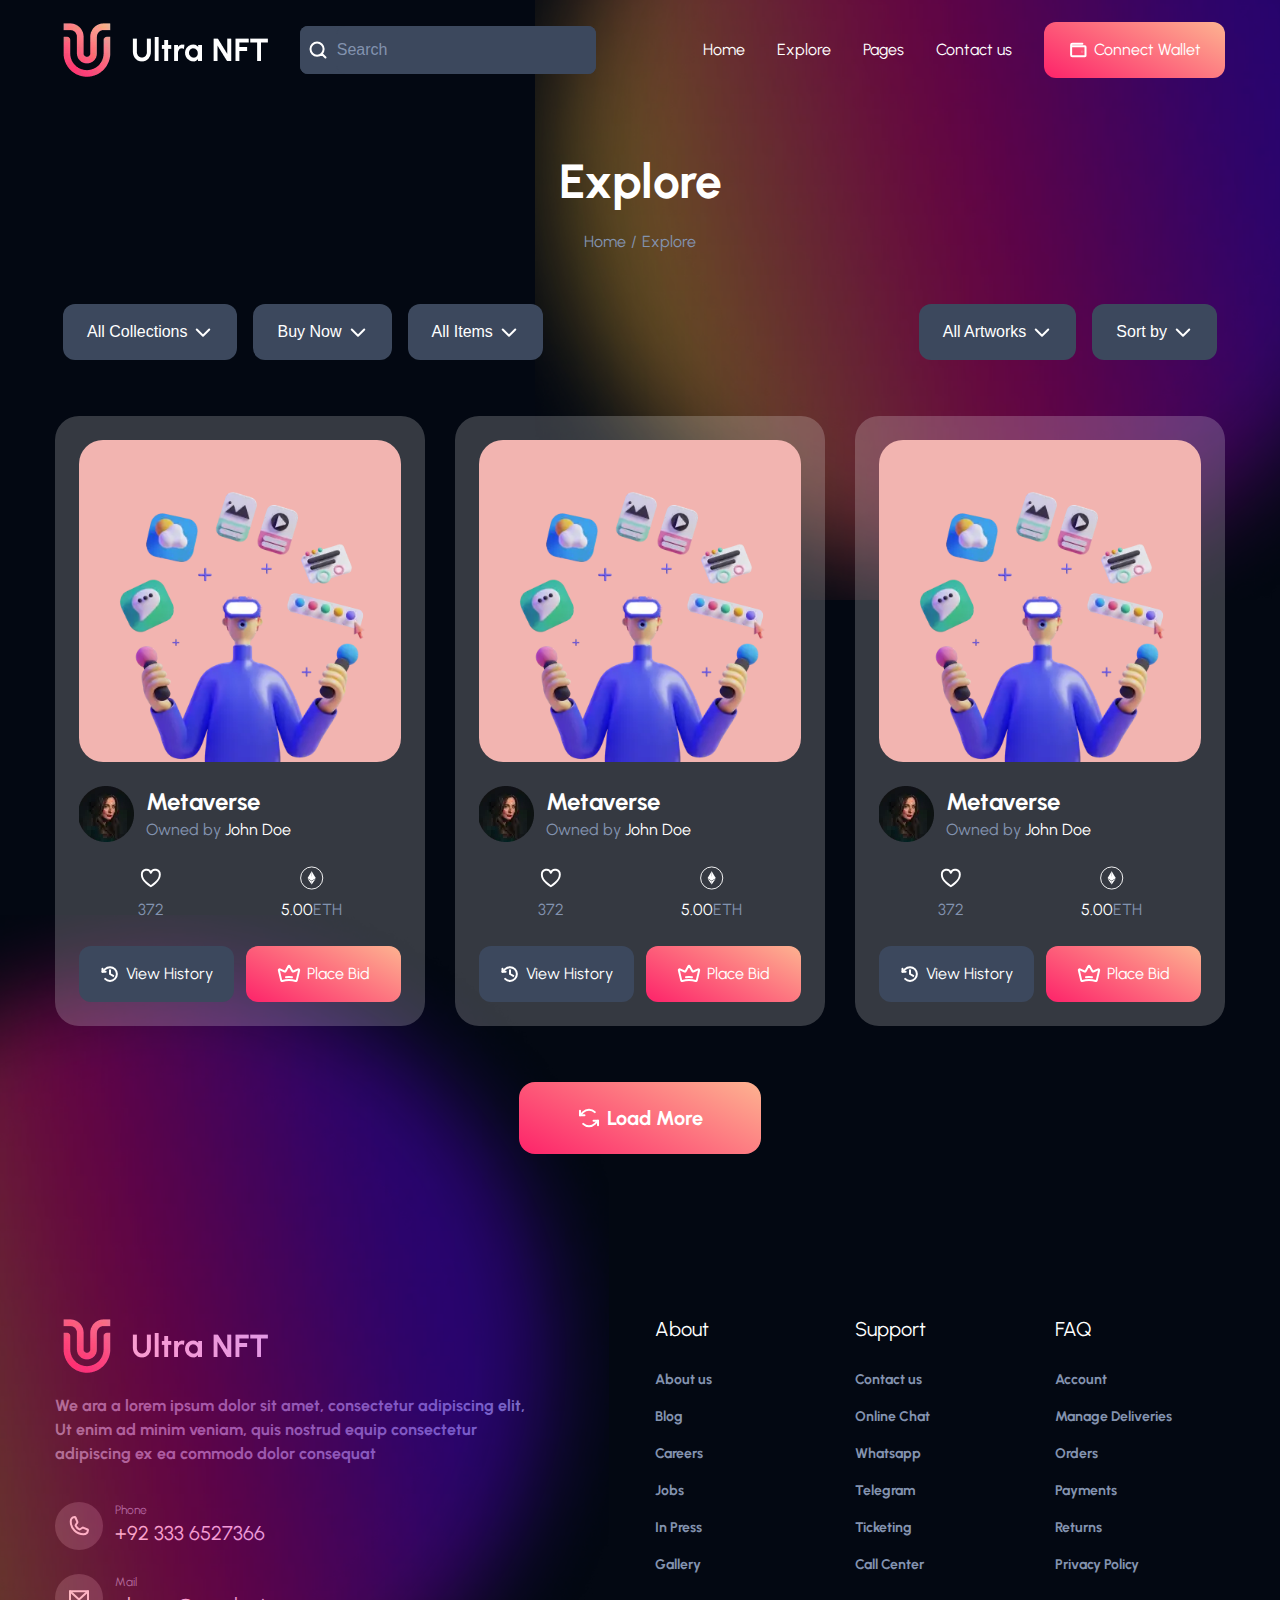
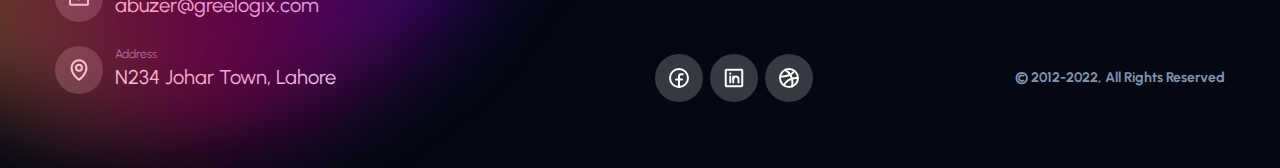
<file: explore.html>
<!DOCTYPE html><html lang="en">   <head>      <!-- Meta -->      <meta charset="UTF-8">      <meta http-equiv="X-UA-Compatible" content="IE=edge">      <meta name="viewport" content="width=device-width, initial-scale=1.0">      <meta name="apple-mobile-web-app-capable" content="yes">      <meta content="yes" name="apple-touch-fullscreen" />      <meta name="apple-mobile-web-app-status-bar-style" content="black">      <meta name="mssmarttagspreventparsing" content="true">      <meta name="yandex-verification" content="38ffc5af88a5d596">      <meta name="google-site-verification" content="8porN1DgQJZZs7RTNJO_O0OTJG6d3swz6xW0bXPfXVc">      <meta name="robots" content="index, follow">      <meta name="description" content="Page was made by Artem Oliynyk Page was made by Artem Oliynyk Page was made by Artem Oliynyk Page was made by Artem Oliynyk Page was made by Artem Oliynyk Page was made by Artem Oliynyk ">      <!-- Fonts -->      <link rel="preconnect" href="https://fonts.googleapis.com">      <link rel="preconnect" href="https://fonts.gstatic.com" crossorigin>      <link href="https://fonts.googleapis.com/css2?family=Urbanist:wght@400;700&display=swap" rel="stylesheet">      <!-- css -->      <link rel="stylesheet" crossorigin="use-credentials" href="css/style.min.css">       <link rel="stylesheet" crossorigin="anonymous" href="https://www.unpkg.com/swiper/swiper-bundle.min.css">      <!-- Favicon -->      <link rel="apple-touch-icon" sizes="180x180" href="img/favicon/apple-touch-icon.png">      <link rel="icon" type="image/png" sizes="32x32" href="img/favicon/favicon-32x32.png">      <link rel="icon" type="image/png" sizes="16x16" href="img/favicon//favicon-16x16.png">      <!-- title -->      <title>Explore</title>   </head>   <body class="body__explore">      <div class="overlay">         <div class="section__decor">            <div class="decor decor--first"></div>            <div class="decor decor--second"></div>         </div>         <header class='header'>   <div class='container'>      <div class='header__body'>         <a href='index.html' class='header__logo'>            <picture><source srcset="img/logo.webp" type="image/webp"><img src="img/logo.png" alt=""></picture>         </a>                   <div class='header__menu'>            <form action="#" class="header__form">               <button type="submit" class="header__form-button"><picture><source srcset="img/search.svg" type="image/webp"><img src="img/search.svg" alt=""></picture></button>               <input type="text" class="header__form-input header__link text" placeholder="Search">            </form>            <div class="header__container">               <ul class='header__list'>                  <li>                     <a href="index.html" class="header__link text">Home</a>                  </li>                  <li>                     <a href="explore.html" class="header__link text">Explore</a>                  </li>                  <li>                     <a href="#" class="header__link text">Pages</a>                  </li>                  <li>                     <a href="#" class="header__link text">Contact us</a>                  </li>               </ul>               <a href="#" class="header__button header__link text"><picture><source srcset="img/wallet.svg" type="image/webp"><img src="img/wallet.svg" alt=""></picture>Connect Wallet</a>            </div>         </div>         <div class='header__burger'>            <span></span>         </div>      </div>   </div></header>         <main class="main">            <section class="breadcrumps">               <div class="container">                  <h1 class="breadcrumps__title">Explore</h1>                  <div class="breadcrumps__items">                     <a href="index.html" class="breadcrumps__item breadcrumps__text text">Home</a>                     <p class="breadcrumps__text text">/</p>                     <a href="explore.html" class="breadcrumps__item breadcrumps__text breadcrumps__text--active text">Explore</a>                  </div>               </div>            </section>            <section class="filter">               <div class="container">                  <div class="filter__burger">                     <span></span>                  </div>                  <div class="filter__items">                     <div class="filter__container" id="11">                        <div class="filter__item dropdown">                           <button class="dropdown__button text">All Collections <picture><source srcset="img/arrowdown.svg" type="image/webp"><img src="img/arrowdown.svg" alt=""></picture></button>                           <div class="dropdown__items">                              <a href="#" class="text">Collections 1</a>                              <a href="#" class="text">Collections 2</a>                              <a href="#" class="text">Collections 3</a>                            </div>                        </div>                        <div class="filter__item dropdown">                           <button class="dropdown__button text">Buy Now <picture><source srcset="img/arrowdown.svg" type="image/webp"><img src="img/arrowdown.svg" alt=""></picture></button>                           <div class="dropdown__items">                              <a href="#" class="text">Buy Then</a>                              <a href="#" class="text">Buy All</a>                              <a href="#" class="text">Buy 1</a>                            </div>                        </div>                        <div class="filter__item dropdown">                           <button class="dropdown__button text">All Items <picture><source srcset="img/arrowdown.svg" type="image/webp"><img src="img/arrowdown.svg" alt=""></picture></button>                           <div class="dropdown__items">                              <a href="#" class="text">Items 1</a>                              <a href="#" class="text">Items 2</a>                              <a href="#" class="text">Items 3</a>                            </div>                        </div>                     </div>                     <div class="filter__container">                        <div class="filter__item dropdown">                           <button class="dropdown__button text">All Artworks <picture><source srcset="img/arrowdown.svg" type="image/webp"><img src="img/arrowdown.svg" alt=""></picture></button>                           <div class="dropdown__items">                              <a href="#" class="text">Artworks 1</a>                              <a href="#" class="text">Artworks 2</a>                              <a href="#" class="text">Artworks 3</a>                            </div>                        </div>                        <div class="filter__item dropdown">                           <button class="dropdown__button text">Sort by <picture><source srcset="img/arrowdown.svg" type="image/webp"><img src="img/arrowdown.svg" alt=""></picture></button>                           <div class="dropdown__items">                              <a href="#" class="text">Price</a>                              <a href="#" class="text">Recent</a>                              <a href="#" class="text">Views</a>                            </div>                        </div>                     </div>                  </div>               </div>            </section>            <section class="picks">               <div class="container">                  <div class="picks__items">                     <div class="picks__item">                        <div class="picks__item-img">                           <picture><source srcset="img/swiper-2.webp" type="image/webp"><img src="img/swiper-2.png" alt=""></picture>                        </div>                        <div class="picks__item-contact">                           <picture><source srcset="img/swiper-contact.webp" type="image/webp"><img src="img/swiper-contact.png" alt=""></picture>                           <div class="picks__item-content">                              <h4 class="picks__item-title subtext">Metaverse</h4>                              <p class="picks__item-text text">Owned by <span>John Doe</span></p>                           </div>                        </div>                        <div class="picks__item-container">                           <div class="picks__item-block">                              <picture><source srcset="img/heart.svg" type="image/webp"><img src="img/heart.svg" alt=""></picture>                              <p class="picks__item-text text">372</p>                           </div>                           <div class="picks__item-block">                              <picture><source srcset="img/coin.svg" type="image/webp"><img src="img/coin.svg" alt=""></picture>                              <p class="picks__item-text text"><span>5.00</span>ETH</p>                           </div>                        </div>                        <div class="picks__item-elements">                           <a href="#" class="picks__item-button picks__item-button--black picks__item-text text "><picture><source srcset="img/history.svg" type="image/webp"><img src="img/history.svg" alt=""></picture>View History</a>                           <a href="#" class="picks__item-button picks__item-button--color picks__item-text text "><picture><source srcset="img/crown.svg" type="image/webp"><img src="img/crown.svg" alt=""></picture>Place Bid</a>                        </div>                     </div>                     <div class="picks__item">                        <div class="picks__item-img">                           <picture><source srcset="img/swiper-2.webp" type="image/webp"><img src="img/swiper-2.png" alt=""></picture>                        </div>                        <div class="picks__item-contact">                           <picture><source srcset="img/swiper-contact.webp" type="image/webp"><img src="img/swiper-contact.png" alt=""></picture>                           <div class="picks__item-content">                              <h4 class="picks__item-title subtext">Metaverse</h4>                              <p class="picks__item-text text">Owned by <span>John Doe</span></p>                           </div>                        </div>                        <div class="picks__item-container">                           <div class="picks__item-block">                              <picture><source srcset="img/heart.svg" type="image/webp"><img src="img/heart.svg" alt=""></picture>                              <p class="picks__item-text text">372</p>                           </div>                           <div class="picks__item-block">                              <picture><source srcset="img/coin.svg" type="image/webp"><img src="img/coin.svg" alt=""></picture>                              <p class="picks__item-text text"><span>5.00</span>ETH</p>                           </div>                        </div>                        <div class="picks__item-elements">                           <a href="#" class="picks__item-button picks__item-button--black picks__item-text text "><picture><source srcset="img/history.svg" type="image/webp"><img src="img/history.svg" alt=""></picture>View History</a>                           <a href="#" class="picks__item-button picks__item-button--color picks__item-text text "><picture><source srcset="img/crown.svg" type="image/webp"><img src="img/crown.svg" alt=""></picture>Place Bid</a>                        </div>                     </div>                     <div class="picks__item">                        <div class="picks__item-img">                           <picture><source srcset="img/swiper-2.webp" type="image/webp"><img src="img/swiper-2.png" alt=""></picture>                        </div>                        <div class="picks__item-contact">                           <picture><source srcset="img/swiper-contact.webp" type="image/webp"><img src="img/swiper-contact.png" alt=""></picture>                           <div class="picks__item-content">                              <h4 class="picks__item-title subtext">Metaverse</h4>                              <p class="picks__item-text text">Owned by <span>John Doe</span></p>                           </div>                        </div>                        <div class="picks__item-container">                           <div class="picks__item-block">                              <picture><source srcset="img/heart.svg" type="image/webp"><img src="img/heart.svg" alt=""></picture>                              <p class="picks__item-text text">372</p>                           </div>                           <div class="picks__item-block">                              <picture><source srcset="img/coin.svg" type="image/webp"><img src="img/coin.svg" alt=""></picture>                              <p class="picks__item-text text"><span>5.00</span>ETH</p>                           </div>                        </div>                        <div class="picks__item-elements">                           <a href="#" class="picks__item-button picks__item-button--black picks__item-text text "><picture><source srcset="img/history.svg" type="image/webp"><img src="img/history.svg" alt=""></picture>View History</a>                           <a href="#" class="picks__item-button picks__item-button--color picks__item-text text"><picture><source srcset="img/crown.svg" type="image/webp"><img src="img/crown.svg" alt=""></picture>Place Bid</a>                        </div>                     </div>                     <div class="picks__item">                        <div class="picks__item-img">                           <picture><source srcset="img/swiper-2.webp" type="image/webp"><img src="img/swiper-2.png" alt=""></picture>                        </div>                        <div class="picks__item-contact">                           <picture><source srcset="img/swiper-contact.webp" type="image/webp"><img src="img/swiper-contact.png" alt=""></picture>                           <div class="picks__item-content">                              <h4 class="picks__item-title subtext">Metaverse</h4>                              <p class="picks__item-text text">Owned by <span>John Doe</span></p>                           </div>                        </div>                        <div class="picks__item-container">                           <div class="picks__item-block">                              <picture><source srcset="img/heart.svg" type="image/webp"><img src="img/heart.svg" alt=""></picture>                              <p class="picks__item-text text">372</p>                           </div>                           <div class="picks__item-block">                              <picture><source srcset="img/coin.svg" type="image/webp"><img src="img/coin.svg" alt=""></picture>                              <p class="picks__item-text text"><span>5.00</span>ETH</p>                           </div>                        </div>                        <div class="picks__item-elements">                           <a href="#" class="picks__item-button picks__item-button--black picks__item-text text "><picture><source srcset="img/history.svg" type="image/webp"><img src="img/history.svg" alt=""></picture>View History</a>                           <a href="#" class="picks__item-button picks__item-button--color picks__item-text text "><picture><source srcset="img/crown.svg" type="image/webp"><img src="img/crown.svg" alt=""></picture>Place Bid</a>                        </div>                     </div>                     <div class="picks__item">                        <div class="picks__item-img">                           <picture><source srcset="img/swiper-2.webp" type="image/webp"><img src="img/swiper-2.png" alt=""></picture>                        </div>                        <div class="picks__item-contact">                           <picture><source srcset="img/swiper-contact.webp" type="image/webp"><img src="img/swiper-contact.png" alt=""></picture>                           <div class="picks__item-content">                              <h4 class="picks__item-title subtext">Metaverse</h4>                              <p class="picks__item-text text">Owned by <span>John Doe</span></p>                           </div>                        </div>                        <div class="picks__item-container">                           <div class="picks__item-block">                              <picture><source srcset="img/heart.svg" type="image/webp"><img src="img/heart.svg" alt=""></picture>                              <p class="picks__item-text text">372</p>                           </div>                           <div class="picks__item-block">                              <picture><source srcset="img/coin.svg" type="image/webp"><img src="img/coin.svg" alt=""></picture>                              <p class="picks__item-text text"><span>5.00</span>ETH</p>                           </div>                        </div>                        <div class="picks__item-elements">                           <a href="#" class="picks__item-button picks__item-button--black picks__item-text text "><picture><source srcset="img/history.svg" type="image/webp"><img src="img/history.svg" alt=""></picture>View History</a>                           <a href="#" class="picks__item-button picks__item-button--color picks__item-text text "><picture><source srcset="img/crown.svg" type="image/webp"><img src="img/crown.svg" alt=""></picture>Place Bid</a>                        </div>                     </div>                     <div class="picks__item">                        <div class="picks__item-img">                           <picture><source srcset="img/swiper-2.webp" type="image/webp"><img src="img/swiper-2.png" alt=""></picture>                        </div>                        <div class="picks__item-contact">                           <picture><source srcset="img/swiper-contact.webp" type="image/webp"><img src="img/swiper-contact.png" alt=""></picture>                           <div class="picks__item-content">                              <h4 class="picks__item-title subtext">Metaverse</h4>                              <p class="picks__item-text text">Owned by <span>John Doe</span></p>                           </div>                        </div>                        <div class="picks__item-container">                           <div class="picks__item-block">                              <picture><source srcset="img/heart.svg" type="image/webp"><img src="img/heart.svg" alt=""></picture>                              <p class="picks__item-text text">372</p>                           </div>                           <div class="picks__item-block">                              <picture><source srcset="img/coin.svg" type="image/webp"><img src="img/coin.svg" alt=""></picture>                              <p class="picks__item-text text"><span>5.00</span>ETH</p>                           </div>                        </div>                        <div class="picks__item-elements">                           <a href="#" class="picks__item-button picks__item-button--black picks__item-text text "><picture><source srcset="img/history.svg" type="image/webp"><img src="img/history.svg" alt=""></picture>View History</a>                           <a href="#" class="picks__item-button picks__item-button--color picks__item-text text "><picture><source srcset="img/crown.svg" type="image/webp"><img src="img/crown.svg" alt=""></picture>Place Bid</a>                        </div>                     </div>                     <div class="picks__item">                        <div class="picks__item-img">                           <picture><source srcset="img/swiper-2.webp" type="image/webp"><img src="img/swiper-2.png" alt=""></picture>                        </div>                        <div class="picks__item-contact">                           <picture><source srcset="img/swiper-contact.webp" type="image/webp"><img src="img/swiper-contact.png" alt=""></picture>                           <div class="picks__item-content">                              <h4 class="picks__item-title subtext">Metaverse</h4>                              <p class="picks__item-text text">Owned by <span>John Doe</span></p>                           </div>                        </div>                        <div class="picks__item-container">                           <div class="picks__item-block">                              <picture><source srcset="img/heart.svg" type="image/webp"><img src="img/heart.svg" alt=""></picture>                              <p class="picks__item-text text">372</p>                           </div>                           <div class="picks__item-block">                              <picture><source srcset="img/coin.svg" type="image/webp"><img src="img/coin.svg" alt=""></picture>                              <p class="picks__item-text text"><span>5.00</span>ETH</p>                           </div>                        </div>                        <div class="picks__item-elements">                           <a href="#" class="picks__item-button picks__item-button--black picks__item-text text "><picture><source srcset="img/history.svg" type="image/webp"><img src="img/history.svg" alt=""></picture>View History</a>                           <a href="#" class="picks__item-button picks__item-button--color picks__item-text text "><picture><source srcset="img/crown.svg" type="image/webp"><img src="img/crown.svg" alt=""></picture>Place Bid</a>                        </div>                     </div>                     <div class="picks__item">                        <div class="picks__item-img">                           <picture><source srcset="img/swiper-2.webp" type="image/webp"><img src="img/swiper-2.png" alt=""></picture>                        </div>                        <div class="picks__item-contact">                           <picture><source srcset="img/swiper-contact.webp" type="image/webp"><img src="img/swiper-contact.png" alt=""></picture>                           <div class="picks__item-content">                              <h4 class="picks__item-title subtext">Metaverse</h4>                              <p class="picks__item-text text">Owned by <span>John Doe</span></p>                           </div>                        </div>                        <div class="picks__item-container">                           <div class="picks__item-block">                              <picture><source srcset="img/heart.svg" type="image/webp"><img src="img/heart.svg" alt=""></picture>                              <p class="picks__item-text text">372</p>                           </div>                           <div class="picks__item-block">                              <picture><source srcset="img/coin.svg" type="image/webp"><img src="img/coin.svg" alt=""></picture>                              <p class="picks__item-text text"><span>5.00</span>ETH</p>                           </div>                        </div>                        <div class="picks__item-elements">                           <a href="#" class="picks__item-button picks__item-button--black picks__item-text text "><picture><source srcset="img/history.svg" type="image/webp"><img src="img/history.svg" alt=""></picture>View History</a>                           <a href="#" class="picks__item-button picks__item-button--color picks__item-text text "><picture><source srcset="img/crown.svg" type="image/webp"><img src="img/crown.svg" alt=""></picture>Place Bid</a>                        </div>                     </div>                     <div class="picks__item">                        <div class="picks__item-img">                           <picture><source srcset="img/swiper-2.webp" type="image/webp"><img src="img/swiper-2.png" alt=""></picture>                        </div>                        <div class="picks__item-contact">                           <picture><source srcset="img/swiper-contact.webp" type="image/webp"><img src="img/swiper-contact.png" alt=""></picture>                           <div class="picks__item-content">                              <h4 class="picks__item-title subtext">Metaverse</h4>                              <p class="picks__item-text text">Owned by <span>John Doe</span></p>                           </div>                        </div>                        <div class="picks__item-container">                           <div class="picks__item-block">                              <picture><source srcset="img/heart.svg" type="image/webp"><img src="img/heart.svg" alt=""></picture>                              <p class="picks__item-text text">372</p>                           </div>                           <div class="picks__item-block">                              <picture><source srcset="img/coin.svg" type="image/webp"><img src="img/coin.svg" alt=""></picture>                              <p class="picks__item-text text"><span>5.00</span>ETH</p>                           </div>                        </div>                        <div class="picks__item-elements">                           <a href="#" class="picks__item-button picks__item-button--black picks__item-text text "><picture><source srcset="img/history.svg" type="image/webp"><img src="img/history.svg" alt=""></picture>View History</a>                           <a href="#" class="picks__item-button picks__item-button--color picks__item-text text "><picture><source srcset="img/crown.svg" type="image/webp"><img src="img/crown.svg" alt=""></picture>Place Bid</a>                        </div>                     </div>                  </div>                  <div id="load" class="picks__button button button--color subtitle"><picture><source srcset="img/load.svg" type="image/webp"><img src="img/load.svg" alt=""></picture>Load More</div>               </div>            </section>         </main>         <footer class="footer">   <div class="container">      <div class="footer__body">         <div class="footer__container">            <picture><source srcset="img/logo.webp" type="image/webp"><img src="img/logo.png" alt=""></picture>            <p class="footer__text footer__text--big">We ara a lorem ipsum dolor sit amet, consectetur adipiscing elit, Ut enim ad minim veniam, quis nostrud equip consectetur adipiscing ex ea commodo dolor consequat</p>            <div class="footer__contact">               <div class="footer__item">                  <div class="footer__item-img footer__img">                     <picture><source srcset="img/phone.svg" type="image/webp"><img src="img/phone.svg" alt=""></picture>                  </div>                  <div class="footer__item-content">                     <h4 class="footer__item-title footer__text footer__text--small">Phone</h4>                     <a href="#" class="footer__item-text footer__title">+92 333 6527366</a>                  </div>               </div>               <div class="footer__item">                  <div class="footer__item-img footer__img">                     <picture><source srcset="img/mail.svg" type="image/webp"><img src="img/mail.svg" alt=""></picture>                  </div>                  <div class="footer__item-content">                     <h4 class="footer__item-title footer__text footer__text--small">Mail</h4>                     <a href="#" class="footer__item-text footer__title">abuzer@greelogix.com</a>                  </div>               </div>               <div class="footer__item">                  <div class="footer__item-img footer__img">                     <picture><source srcset="img/location.svg" type="image/webp"><img src="img/location.svg" alt=""></picture>                  </div>                  <div class="footer__item-content">                     <h4 class="footer__item-title footer__text footer__text--small">Address</h4>                     <p class="footer__item-text footer__title">N234 Johar Town, Lahore</p>                  </div>               </div>            </div>         </div>         <div class="footer__info">            <div class="footer__menu">               <ul class="footer__list">                  <h2 class="footer__title">About</h2>                  <li><a href="#" class="footer__text">About us</a></li>                  <li><a href="#" class="footer__text">Blog</a></li>                  <li><a href="#" class="footer__text">Careers</a></li>                  <li><a href="#" class="footer__text">Jobs</a></li>                  <li><a href="#" class="footer__text">In Press</a></li>                  <li><a href="#" class="footer__text">Gallery</a></li>               </ul>               <ul class="footer__list">                  <h2 class="footer__title">Support</h2>                  <li><a href="#" class="footer__text">Contact us</a></li>                  <li><a href="#" class="footer__text">Online Chat</a></li>                  <li><a href="#" class="footer__text">Whatsapp</a></li>                  <li><a href="#" class="footer__text">Telegram</a></li>                  <li><a href="#" class="footer__text">Ticketing</a></li>                  <li><a href="#" class="footer__text">Call Center</a></li>               </ul>               <ul class="footer__list">                  <h2 class="footer__title">FAQ</h2>                  <li><a href="#" class="footer__text">Account</a></li>                  <li><a href="#" class="footer__text">Manage Deliveries</a></li>                  <li><a href="#" class="footer__text">Orders</a></li>                  <li><a href="#" class="footer__text">Payments</a></li>                  <li><a href="#" class="footer__text">Returns</a></li>                  <li><a href="#" class="footer__text">Privacy Policy</a></li>               </ul>            </div>            <div class="footer__items">               <div class="footer__icons">                  <a href="#" class="footer__img">                     <picture><source srcset="img/facebook.svg" type="image/webp"><img src="img/facebook.svg" alt=""></picture>                  </a>                  <a href="#" class="footer__img">                     <picture><source srcset="img/linkedin.svg" type="image/webp"><img src="img/linkedin.svg" alt=""></picture>                  </a>                  <a href="#" class="footer__img">                     <picture><source srcset="img/dribbble.svg" type="image/webp"><img src="img/dribbble.svg" alt=""></picture>                  </a>               </div>               <p class="footer__text">© 2012-2022, All Rights Reserved</p>            </div>         </div>      </div>   </div></footer>      </div>      <!-- js -->      <script crossorigin="anonymous" src="https://www.unpkg.com/swiper/swiper-bundle.min.js"></script>      <script crossorigin="use-credentials" src="js/script.min.js"></script>   </body></html>
</file>
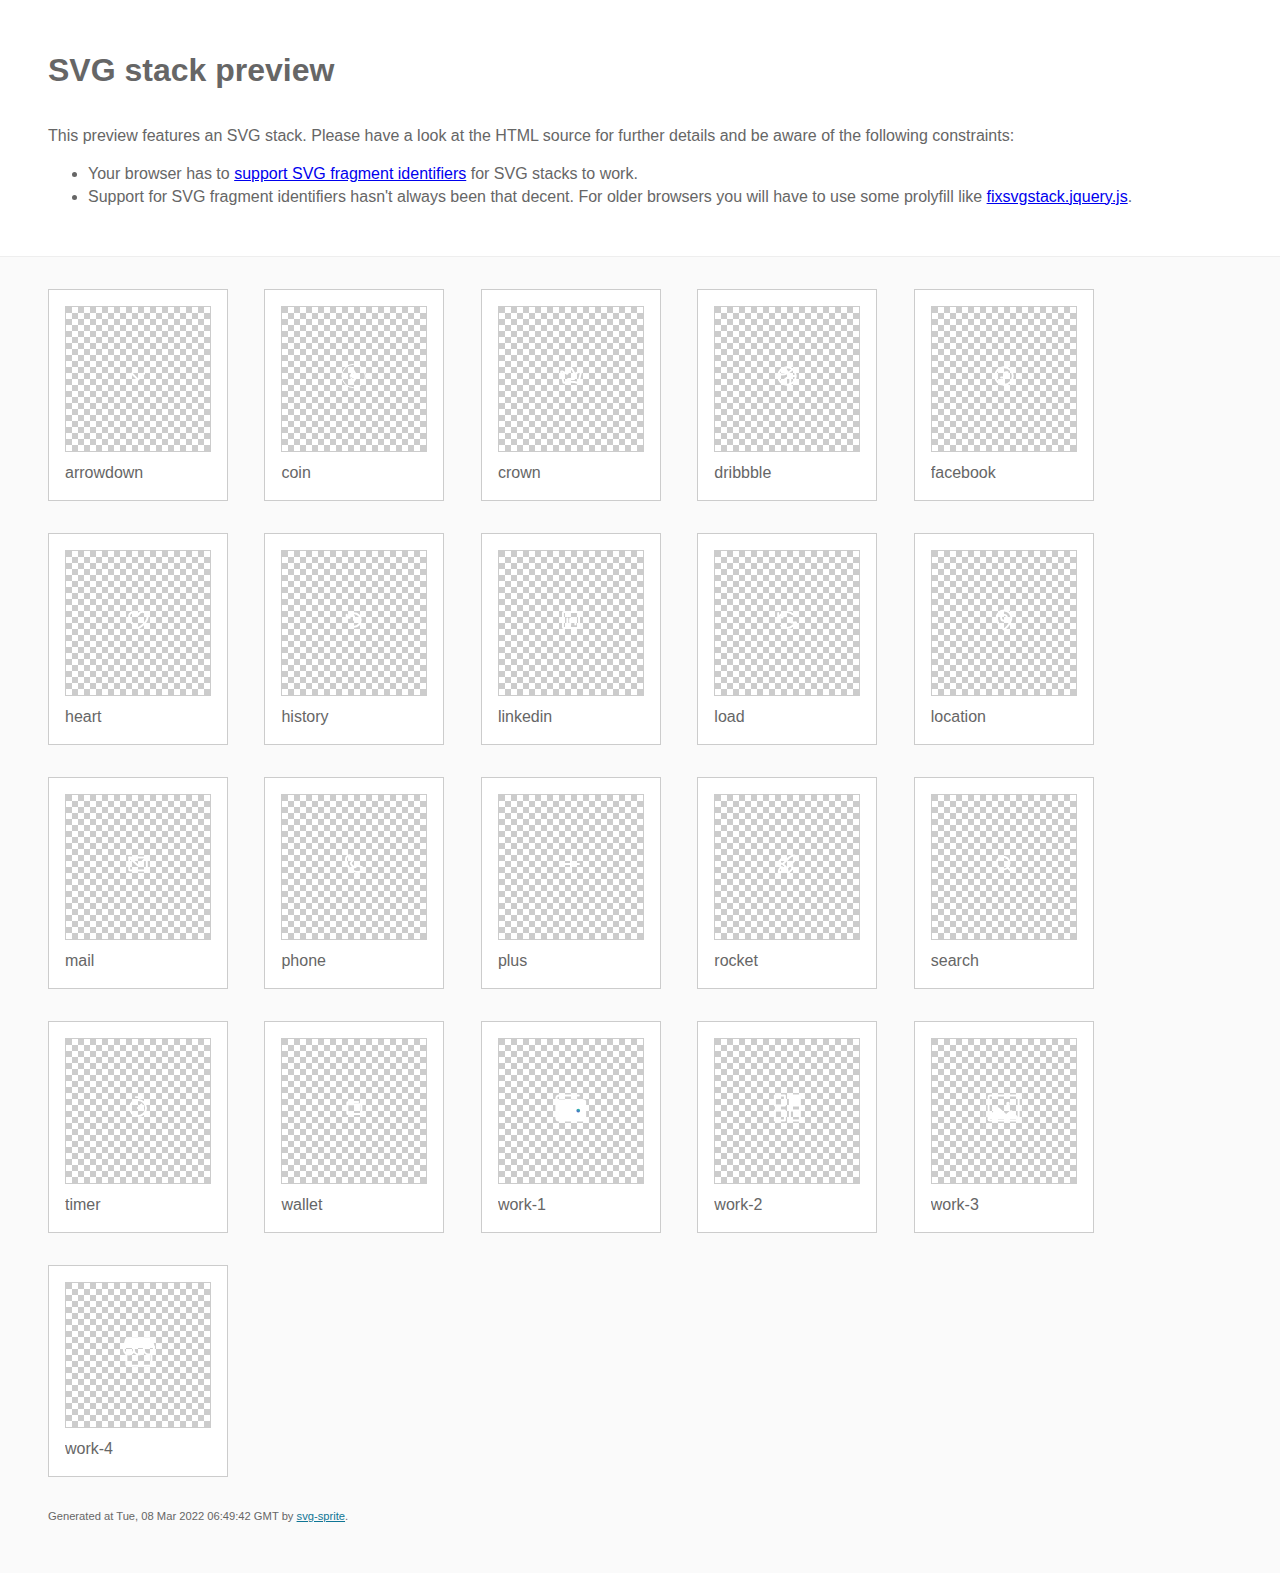
<file: img/stack/sprite.stack.html>
<!DOCTYPE html>
<html lang="en" xmlns="http://www.w3.org/1999/xhtml">
	<head>
		<meta charset="utf-8"/>
		<meta http-equiv="X-UA-Compatible" content="IE=Edge"/>
		<title>SVG stack preview | svg-sprite</title>
		<style>@charset "UTF-8";body{padding:0;margin:0;color:#666;background:#fafafa;font-family:Arial,Helvetica,sans-serif;font-size:1em;line-height:1.4}header{display:block;padding:3em 3em 2em 3em;background-color:#fff}header p{margin:2em 0 0 0}section{border-top:1px solid #eee;padding:2em 3em 0 3em}section ul{margin:0;padding:0}section li{display:inline;display:inline-block;background-color:#fff;position:relative;margin:0 2em 2em 0;vertical-align:top;border:1px solid #ccc;padding:1em 1em 3em 1em;cursor:default}.icon-box{margin:0;width:144px;height:144px;position:relative;background:#ccc url("[data-uri]") top left repeat;border:1px solid #ccc;display:table-cell;vertical-align:middle;text-align:center}.icon{display:inline;display:inline-block}h1{margin-top:0}h2{margin:0;padding:0;font-size:1em;font-weight:normal;white-space:nowrap;overflow:hidden;text-overflow:ellipsis;position:absolute;left:1em;right:1em;bottom:1em}footer{display:block;margin:0;padding:0 3em 3em 3em}footer p{margin:0;font-size:.7em}footer a{color:#0f7595;margin-left:0}</style>

<!--

Sprite shape dimensions
====================================================================================================
You will need to set the sprite shape dimensions via CSS when you use them as stack SVGs, otherwise
they would become a huge 100% in size. You may use the following dimension classes for doing so.
They might well be outsourced to an external stylesheet of course.

-->

<style type="text/css">
	.svg-arrowdown-dims { width: 20px; height: 20px; }
	.svg-coin-dims { width: 26px; height: 26px; }
	.svg-crown-dims { width: 24px; height: 24px; }
	.svg-dribbble-dims { width: 24px; height: 24px; }
	.svg-facebook-dims { width: 24px; height: 24px; }
	.svg-heart-dims { width: 25px; height: 24px; }
	.svg-history-dims { width: 20px; height: 20px; }
	.svg-linkedin-dims { width: 24px; height: 24px; }
	.svg-load-dims { width: 24px; height: 24px; }
	.svg-location-dims { width: 24px; height: 24px; }
	.svg-mail-dims { width: 24px; height: 24px; }
	.svg-phone-dims { width: 24px; height: 24px; }
	.svg-plus-dims { width: 24px; height: 24px; }
	.svg-rocket-dims { width: 24px; height: 24px; }
	.svg-search-dims { width: 20px; height: 20px; }
	.svg-timer-dims { width: 24px; height: 24px; }
	.svg-wallet-dims { width: 20px; height: 20px; }
	.svg-work-1-dims { width: 41px; height: 40px; }
	.svg-work-2-dims { width: 41px; height: 40px; }
	.svg-work-3-dims { width: 41px; height: 40px; }
	.svg-work-4-dims { width: 41px; height: 40px; }
</style>

<!--
====================================================================================================
-->

	</head>
	<body>
		<header>
			<h1>SVG stack preview</h1>
			<p>This preview features an SVG stack. Please have a look at the HTML source for further details and be aware of the following constraints:</p>
			<ul>
				<li>Your browser has to <a href="http://caniuse.com/#feat=svg-fragment" target="_blank" rel="noopener noreferrer">support SVG fragment identifiers</a> for SVG stacks to work.</li>
				<li>Support for SVG fragment identifiers hasn't always been that decent. For older browsers you will have to use some prolyfill like <a href="https://github.com/preciousforever/SVG-Stacker/blob/master/fixsvgstack.jquery.js" target="_blank" rel="noopener noreferrer">fixsvgstack.jquery.js</a>.</li>
			</ul>
		</header>
		<section>

<!--

SVG stack
====================================================================================================
These SVG images make use of fragment identifiers (IDs) to reference certain portions of the
external sprite. By default, all shapes inside the sprite are hidden by CSS. The `:target` pseudo
selector is used to show the very shape that is referenced by the fragment identifier.

-->

			<ul>

				<li title="arrowdown">
					<div class="icon-box">

						<!-- arrowdown -->
						<img src="../icons/icons.svg#arrowdown" class="svg-arrowdown-dims" alt="arrowdown"/>

					</div>
					<h2>arrowdown</h2>
				</li>
				<li title="coin">
					<div class="icon-box">

						<!-- coin -->
						<img src="../icons/icons.svg#coin" class="svg-coin-dims" alt="coin"/>

					</div>
					<h2>coin</h2>
				</li>
				<li title="crown">
					<div class="icon-box">

						<!-- crown -->
						<img src="../icons/icons.svg#crown" class="svg-crown-dims" alt="crown"/>

					</div>
					<h2>crown</h2>
				</li>
				<li title="dribbble">
					<div class="icon-box">

						<!-- dribbble -->
						<img src="../icons/icons.svg#dribbble" class="svg-dribbble-dims" alt="dribbble"/>

					</div>
					<h2>dribbble</h2>
				</li>
				<li title="facebook">
					<div class="icon-box">

						<!-- facebook -->
						<img src="../icons/icons.svg#facebook" class="svg-facebook-dims" alt="facebook"/>

					</div>
					<h2>facebook</h2>
				</li>
				<li title="heart">
					<div class="icon-box">

						<!-- heart -->
						<img src="../icons/icons.svg#heart" class="svg-heart-dims" alt="heart"/>

					</div>
					<h2>heart</h2>
				</li>
				<li title="history">
					<div class="icon-box">

						<!-- history -->
						<img src="../icons/icons.svg#history" class="svg-history-dims" alt="history"/>

					</div>
					<h2>history</h2>
				</li>
				<li title="linkedin">
					<div class="icon-box">

						<!-- linkedin -->
						<img src="../icons/icons.svg#linkedin" class="svg-linkedin-dims" alt="linkedin"/>

					</div>
					<h2>linkedin</h2>
				</li>
				<li title="load">
					<div class="icon-box">

						<!-- load -->
						<img src="../icons/icons.svg#load" class="svg-load-dims" alt="load"/>

					</div>
					<h2>load</h2>
				</li>
				<li title="location">
					<div class="icon-box">

						<!-- location -->
						<img src="../icons/icons.svg#location" class="svg-location-dims" alt="location"/>

					</div>
					<h2>location</h2>
				</li>
				<li title="mail">
					<div class="icon-box">

						<!-- mail -->
						<img src="../icons/icons.svg#mail" class="svg-mail-dims" alt="mail"/>

					</div>
					<h2>mail</h2>
				</li>
				<li title="phone">
					<div class="icon-box">

						<!-- phone -->
						<img src="../icons/icons.svg#phone" class="svg-phone-dims" alt="phone"/>

					</div>
					<h2>phone</h2>
				</li>
				<li title="plus">
					<div class="icon-box">

						<!-- plus -->
						<img src="../icons/icons.svg#plus" class="svg-plus-dims" alt="plus"/>

					</div>
					<h2>plus</h2>
				</li>
				<li title="rocket">
					<div class="icon-box">

						<!-- rocket -->
						<img src="../icons/icons.svg#rocket" class="svg-rocket-dims" alt="rocket"/>

					</div>
					<h2>rocket</h2>
				</li>
				<li title="search">
					<div class="icon-box">

						<!-- search -->
						<img src="../icons/icons.svg#search" class="svg-search-dims" alt="search"/>

					</div>
					<h2>search</h2>
				</li>
				<li title="timer">
					<div class="icon-box">

						<!-- timer -->
						<img src="../icons/icons.svg#timer" class="svg-timer-dims" alt="timer"/>

					</div>
					<h2>timer</h2>
				</li>
				<li title="wallet">
					<div class="icon-box">

						<!-- wallet -->
						<img src="../icons/icons.svg#wallet" class="svg-wallet-dims" alt="wallet"/>

					</div>
					<h2>wallet</h2>
				</li>
				<li title="work-1">
					<div class="icon-box">

						<!-- work-1 -->
						<img src="../icons/icons.svg#work-1" class="svg-work-1-dims" alt="work-1"/>

					</div>
					<h2>work-1</h2>
				</li>
				<li title="work-2">
					<div class="icon-box">

						<!-- work-2 -->
						<img src="../icons/icons.svg#work-2" class="svg-work-2-dims" alt="work-2"/>

					</div>
					<h2>work-2</h2>
				</li>
				<li title="work-3">
					<div class="icon-box">

						<!-- work-3 -->
						<img src="../icons/icons.svg#work-3" class="svg-work-3-dims" alt="work-3"/>

					</div>
					<h2>work-3</h2>
				</li>
				<li title="work-4">
					<div class="icon-box">

						<!-- work-4 -->
						<img src="../icons/icons.svg#work-4" class="svg-work-4-dims" alt="work-4"/>

					</div>
					<h2>work-4</h2>
				</li>
			</ul>

<!--
====================================================================================================
-->

		</section>
		<footer>
			<p>Generated at Tue, 08 Mar 2022 06:49:42 GMT by <a href="https://github.com/svg-sprite/svg-sprite" target="_blank" rel="noopener noreferrer">svg-sprite</a>.</p>
		</footer>
	</body>
</html>
</file>
<file: css/style.min.css>
.header{padding:18px 0;z-index:99}.header.fixed__nav{position:fixed;background:#030812;left:0;top:0;right:0;z-index:999;padding:10px 0}.header__link{font-weight:700;font-style:normal;color:#fff!important}.header__body{display:-webkit-box;display:-ms-flexbox;display:flex;-webkit-box-pack:justify;-ms-flex-pack:justify;justify-content:space-between;-webkit-box-align:center;-ms-flex-align:center;align-items:center}.header__menu{display:-webkit-box;display:-ms-flexbox;display:flex;-webkit-box-pack:justify;-ms-flex-pack:justify;justify-content:space-between;-webkit-box-align:center;-ms-flex-align:center;align-items:center;width:100%;margin-left:30px}.header__form{display:-webkit-box;display:-ms-flexbox;display:flex;-webkit-box-pack:justify;-ms-flex-pack:justify;justify-content:space-between;-webkit-box-align:center;-ms-flex-align:center;align-items:center;width:296px;height:48px;background:#3c485d;border-radius:8px}.header__form-button{width:42px;height:100%;background:inherit;border:none;border-radius:8px;cursor:pointer}.header__form-button img{width:20px;height:20px}.header__form-input{width:100%;height:100%;background:inherit;border:none;border-radius:8px;font-weight:400;font-style:normal;color:#8393af}.header__form-input::-webkit-input-placeholder{color:#8393af}.header__form-input::-moz-placeholder{color:#8393af}.header__form-input:-ms-input-placeholder{color:#8393af}.header__form-input::-ms-input-placeholder{color:#8393af}.header__form-input::placeholder{color:#8393af}.header__container{display:-webkit-box;display:-ms-flexbox;display:flex;-webkit-box-align:center;-ms-flex-align:center;align-items:center}.header__list{display:-webkit-box;display:-ms-flexbox;display:flex;margin-right:16px}.header__list .header__link{padding:0 16px}.header__button{display:-webkit-box;display:-ms-flexbox;display:flex;padding:16px 24px;background:-o-linear-gradient(242.33deg,#fdae8f 3.43%,#fd1c68 104.7%);background:linear-gradient(207.67deg,#fdae8f 3.43%,#fd1c68 104.7%);border-radius:12px}.header__button img{width:20px;height:20px;margin-right:6px}.start{padding:80px 0 0}.start__body{display:-webkit-box;display:-ms-flexbox;display:flex;-webkit-box-pack:justify;-ms-flex-pack:justify;justify-content:space-between;-webkit-box-align:center;-ms-flex-align:center;align-items:center}.start__container{max-width:470px;margin-right:50px}.start__title{font-weight:700;font-style:normal;font-size:48px;line-height:1.33;color:#fff}.start__title span{background:-o-linear-gradient(242.33deg,#fdae8f 3.43%,#fd1c68 104.7%);background:linear-gradient(207.67deg,#fdae8f 3.43%,#fd1c68 104.7%);-webkit-background-clip:text;-webkit-text-fill-color:transparent}.start__button.button--color:hover img{-webkit-transform:translate(3px,-5px);-ms-transform:translate(3px,-5px);transform:translate(3px,-5px)}.start__text{font-weight:400;font-style:normal;margin:40px 0}.start__content{display:-webkit-box;display:-ms-flexbox;display:flex;-webkit-box-pack:justify;-ms-flex-pack:justify;justify-content:space-between}.start__button{margin:0}.start__img{width:100%}.start__img img{width:100%}.work__items{display:-webkit-box;display:-ms-flexbox;display:flex;-webkit-box-pack:center;-ms-flex-pack:center;justify-content:center;-webkit-box-align:center;-ms-flex-align:center;align-items:center;-ms-flex-wrap:wrap;flex-wrap:wrap;margin-top:56px}.work__item{max-width:270px;text-align:center;margin-right:30px}.work__item:nth-child(2) .work__item-img{background:-o-linear-gradient(26.12deg,#739eec 29.38%,#ff8c9f 86.63%);background:linear-gradient(63.88deg,#739eec 29.38%,#ff8c9f 86.63%)}.work__item:nth-child(3) .work__item-img{background:-o-linear-gradient(23.73deg,#fe6f2d -10.45%,#fdce38 76.78%);background:linear-gradient(66.27deg,#fe6f2d -10.45%,#fdce38 76.78%)}.work__item:last-child{margin-right:0}.work__item:last-child .work__item-img{background:-o-linear-gradient(316.52deg,#2ea3f2 -3.48%,#a651fb 130.9%);background:linear-gradient(133.48deg,#2ea3f2 -3.48%,#a651fb 130.9%)}.work__item-img{width:80px;height:80px;border-radius:50%;display:-webkit-box;display:-ms-flexbox;display:flex;-webkit-box-pack:center;-ms-flex-pack:center;justify-content:center;-webkit-box-align:center;-ms-flex-align:center;align-items:center;margin:0 auto 24px;background:-o-linear-gradient(242.33deg,#23d3a4 3.43%,#5b49cf 104.7%);background:linear-gradient(207.67deg,#23d3a4 3.43%,#5b49cf 104.7%)}.work__item-title{margin-bottom:4px}.work__item-text{color:#fff}.auction{height:100%}.auction__button.button--color:hover img{-webkit-transform:translate(3px,-5px);-ms-transform:translate(3px,-5px);transform:translate(3px,-5px)}.auction__container{display:-webkit-box;display:-ms-flexbox;display:flex;-webkit-box-pack:justify;-ms-flex-pack:justify;justify-content:space-between;-webkit-box-align:center;-ms-flex-align:center;align-items:center}.auction__swiper{margin-top:64px}.swiper-pagination{position:unset!important;margin-top:44px;display:-webkit-box;display:-ms-flexbox;display:flex;-webkit-box-align:center;-ms-flex-align:center;align-items:center;-webkit-box-pack:center;-ms-flex-pack:center;justify-content:center;height:24px}.swiper-pagination-bullet{width:12px!important;height:12px!important;border:2px solid #fff;opacity:1!important;-webkit-transition:-webkit-transform .4s ease 0s;transition:-webkit-transform .4s ease 0s;-o-transition:transform .4s ease 0s;transition:transform .4s ease 0s;transition:transform .4s ease 0s,-webkit-transform .4s ease 0s}.swiper-pagination-bullet-active{-webkit-transform:scale(1.6);-ms-transform:scale(1.6);transform:scale(1.6);background:#fff!important}.slide{background:rgba(255,255,255,.2);border-radius:24px;padding:24px;z-index:99}.slide:nth-child(2) .slide__img{background:#f2b4b0}.slide:nth-child(3) .slide__img{background:#f6fde2}.slide:nth-child(4) .slide__img{background:#feece5}.slide__contact{display:-webkit-box;display:-ms-flexbox;display:flex}.slide__contact-info{margin-left:12px}.slide__text span{color:#fff}.slide__img{background:#e2f3fe;border-radius:24px;margin-bottom:24px}.slide__img img{width:100%;height:100%}.slide__items{display:-webkit-box;display:-ms-flexbox;display:flex;-ms-flex-pack:distribute;justify-content:space-around;-webkit-box-align:center;-ms-flex-align:center;align-items:center;-ms-flex-wrap:wrap;flex-wrap:wrap;width:100%;margin:24px 0}.slide__item{text-align:center}.slide__item img{width:24px;height:24px;margin-bottom:8px}.slide__content{display:-webkit-box;display:-ms-flexbox;display:flex;gap:16px}.slide__content .auction__button{width:100%;padding:16px 0;display:-webkit-box;display:-ms-flexbox;display:flex;-webkit-box-pack:center;-ms-flex-pack:center;justify-content:center;-webkit-box-flex:0;-ms-flex:0 1 60%;flex:0 1 60%}.slide__time{padding:16px 0;width:100%;-webkit-box-flex:0;-ms-flex:0 1 40%;flex:0 1 40%;display:-webkit-box;display:-ms-flexbox;display:flex;-webkit-box-align:center;-ms-flex-align:center;align-items:center;-webkit-box-pack:center;-ms-flex-pack:center;justify-content:center;background:#3c485d;border-radius:12px;gap:6px}.collection__container{display:-webkit-box;display:-ms-flexbox;display:flex;-webkit-box-pack:justify;-ms-flex-pack:justify;justify-content:space-between;-webkit-box-align:center;-ms-flex-align:center;align-items:center}.collection__button.button--color:hover img{-webkit-transform:translate(3px,-5px);-ms-transform:translate(3px,-5px);transform:translate(3px,-5px)}.collection__items{display:-webkit-box;display:-ms-flexbox;display:flex;-webkit-box-pack:center;-ms-flex-pack:center;justify-content:center;margin-top:56px}.collection__item{background:rgba(255,255,255,.2);-webkit-backdrop-filter:blur(40px);backdrop-filter:blur(40px);border-radius:24px;padding:24px;margin-right:30px}.collection__item:last-child{margin-right:0}.collection__item-img{display:grid;grid-template-columns:repeat(2,1fr);grid-template-rows:repeat(2,1fr);grid-column-gap:12px;grid-row-gap:12px}.collection__item-img img{width:100%;height:100%}.collection__item-body{display:-webkit-box;display:-ms-flexbox;display:flex;-webkit-box-pack:justify;-ms-flex-pack:justify;justify-content:space-between;-webkit-box-align:center;-ms-flex-align:center;align-items:center;margin-top:24px}.collection__item-contact{display:-webkit-box;display:-ms-flexbox;display:flex}.collection__item-content{margin-left:12px}.collection__item-text span{color:#fff}.collection__rate img{max-width:24px;width:24px;height:24px}.sellers__items{display:grid;grid-template-columns:repeat(4,1fr);gap:30px;margin-top:56px}.sellers__item{background:rgba(255,255,255,.2);-webkit-backdrop-filter:blur(40px);backdrop-filter:blur(40px);border-radius:24px;padding:16px;display:-webkit-box;display:-ms-flexbox;display:flex;-webkit-box-align:center;-ms-flex-align:center;align-items:center;width:100%}.sellers__item-content{margin-left:16px}.picks__items{display:grid;grid-template-columns:repeat(auto-fill,minmax(300px,1fr));grid-column-gap:30px;grid-row-gap:30px;margin:56px 0}.picks__item{background:rgba(255,255,255,.2);border-radius:24px;padding:24px;z-index:99;display:none}.picks__item:first-child,.picks__item:nth-child(2),.picks__item:nth-child(3){display:block}.picks__item-img{background:#f2b4b0;border-radius:24px}.picks__item-img img{width:100%;height:100%}.picks__item-contact{display:-webkit-box;display:-ms-flexbox;display:flex;margin-top:24px}.picks__item-content{margin-left:12px}.picks__item-text span{color:#fff!important}.picks__item-container{display:-webkit-box;display:-ms-flexbox;display:flex;-webkit-box-align:center;-ms-flex-align:center;align-items:center;-ms-flex-pack:distribute;justify-content:space-around;margin:24px 0}.picks__item-block{text-align:center}.picks__item-block img{width:24px;height:24px;margin-bottom:8px}.picks__item-elements{display:-webkit-box;display:-ms-flexbox;display:flex;-webkit-box-pack:center;-ms-flex-pack:center;justify-content:center}.picks__item-button{width:100%;display:-webkit-box;display:-ms-flexbox;display:flex;-webkit-box-align:center;-ms-flex-align:center;align-items:center;-webkit-box-pack:center;-ms-flex-pack:center;justify-content:center;gap:6px;border-radius:12px;height:56px;color:#fff!important;margin-right:12px}.picks__item-button--black{background:#3c485d}.picks__item-button--color{background:-o-linear-gradient(242.33deg,#fdae8f 3.43%,#fd1c68 104.7%);background:linear-gradient(207.67deg,#fdae8f 3.43%,#fd1c68 104.7%)}.picks__item-button:last-child{margin-right:0}.picks__button{width:242px;height:72px;-webkit-box-pack:center;-ms-flex-pack:center;justify-content:center;margin:0 auto;padding:0;cursor:pointer}.picks__button:hover img{-webkit-transform:rotate(180deg);-ms-transform:rotate(180deg);transform:rotate(180deg)}.breadcrumps{margin:50px 0 50px}.breadcrumps__title{font-weight:700;font-style:normal;font-size:48px;line-height:1.33;text-align:center;color:#fff}.breadcrumps__items{margin-top:16px;display:-webkit-box;display:-ms-flexbox;display:flex;-webkit-box-align:center;-ms-flex-align:center;align-items:center;-webkit-box-pack:center;-ms-flex-pack:center;justify-content:center}.breadcrumps__item{padding:0 5px}.breadcrumps__text--active{color:#fff}.filter{height:56px;margin:0 0 50px}.filter__items{display:-webkit-box;display:-ms-flexbox;display:flex;-webkit-box-pack:justify;-ms-flex-pack:justify;justify-content:space-between;-webkit-box-align:center;-ms-flex-align:center;align-items:center}.filter__container{display:-webkit-box;display:-ms-flexbox;display:flex}.filter__item{margin:0 8px}.dropdown{position:relative;display:inline-block}.dropdown__button{display:-webkit-box;display:-ms-flexbox;display:flex;-webkit-box-align:center;-ms-flex-align:center;align-items:center;background:#3c485d;border-radius:12px;padding:16px 24px;border:none;color:#fff!important;-webkit-transition:all .4s ease 0s;-o-transition:all .4s ease 0s;transition:all .4s ease 0s;font-weight:700;font-style:normal;z-index:99}.dropdown__button.active{border-radius:12px 12px 0 0}.dropdown__button img{width:20px;height:20px;margin-left:6px}.dropdown__items{display:none;-webkit-box-orient:vertical;-webkit-box-direction:normal;-ms-flex-direction:column;flex-direction:column;overflow:auto;position:absolute;z-index:98;min-width:100%;background:#3c485d;border-radius:0 0 12px 12px;gap:5px;padding:0 24px 16px;-webkit-transform:translate(0,-10px);-ms-transform:translate(0,-10px);transform:translate(0,-10px);-webkit-transition:all .4s ease 0s;-o-transition:all .4s ease 0s;transition:all .4s ease 0s}.dropdown__items .text{color:#fff}.dropdown__items.active{-webkit-transform:translate(0,-1px);-ms-transform:translate(0,-1px);transform:translate(0,-1px);z-index:99;display:-webkit-box;display:-ms-flexbox;display:flex}.section__decor{position:relative;width:100%;height:auto;z-index:0}.section__decor .decor{position:absolute;background-size:120% 120%!important;width:886px;height:886px;z-index:-1;-webkit-animation:rotate1 15s 0s linear infinite;animation:rotate1 15s 0s linear infinite}@-webkit-keyframes rotate1{0%{-webkit-transform:rotate(0);transform:rotate(0)}100%{-webkit-transform:rotate(360deg);transform:rotate(360deg)}}@keyframes rotate1{0%{-webkit-transform:rotate(0);transform:rotate(0)}100%{-webkit-transform:rotate(360deg);transform:rotate(360deg)}}.section__decor .decor--first{right:-141px;top:-286px;background:url(../img/pseudo1.png) center no-repeat}.section__decor .decor--second{left:-277px;top:915px;background:url(../img/pseudo2.png) center no-repeat;background-size:110% 110%!important}.section__decor .decor--third{width:1288.21px;height:1022px;top:2648px;left:calc(50% - 644.105px);background:url(../img/pseudo3.png) center no-repeat}.section__decor .decor--last{width:1391.82px;height:1015px;right:-408px;top:4029px;background:url(../img/pseudo4.png) center no-repeat}.footer__body{display:-webkit-box;display:-ms-flexbox;display:flex;-webkit-box-pack:justify;-ms-flex-pack:justify;justify-content:space-between;padding-bottom:50px}.footer__body picture{-webkit-box-pack:start;-ms-flex-pack:start;justify-content:flex-start}li:hover a.footer__text{border-bottom:1px solid #8393af}.footer__text{font-weight:700;font-style:normal;font-size:14px;line-height:18px;color:#8393af}.footer__text--big{font-size:16px;line-height:24px;margin:16px 0 36px;max-width:470px}.footer__text--small{font-weight:400;font-style:normal;font-size:12px;line-height:16px}.footer__item{display:-webkit-box;display:-ms-flexbox;display:flex;margin-bottom:24px}.footer__item-img{margin-right:12px}.footer__img{background:rgba(255,255,255,.2);width:48px;height:48px;border-radius:50%;display:-webkit-box;display:-ms-flexbox;display:flex;-webkit-box-pack:center;-ms-flex-pack:center;justify-content:center;-webkit-box-align:center;-ms-flex-align:center;align-items:center}.footer__title{font-weight:400;font-style:normal;font-size:20px;line-height:30px;color:#fff}.footer__menu{display:-webkit-box;display:-ms-flexbox;display:flex;-webkit-box-pack:justify;-ms-flex-pack:justify;justify-content:space-between}.footer__list{display:-webkit-box;display:-ms-flexbox;display:flex;-webkit-box-orient:vertical;-webkit-box-direction:normal;-ms-flex-direction:column;flex-direction:column;gap:17px;margin-bottom:80px;min-width:170px;width:100%;margin-right:30px}.footer__list:last-child{margin-right:0}.footer__list .footer__title{margin-bottom:8px}.footer__items{display:-webkit-box;display:-ms-flexbox;display:flex;-webkit-box-pack:justify;-ms-flex-pack:justify;justify-content:space-between;-webkit-box-align:center;-ms-flex-align:center;align-items:center}.footer__icons{display:-webkit-box;display:-ms-flexbox;display:flex;-webkit-box-pack:center;-ms-flex-pack:center;justify-content:center;margin-right:30px}.footer__icons .footer__img{margin-right:7px}.footer__icons .footer__img:last-child{margin-right:0}*{margin:0;padding:0;-webkit-box-sizing:border-box;box-sizing:border-box}:focus-visible{outline:0}body{overflow-x:hidden!important;background:#030812;font-family:Urbanist,sans-serif}body .overlay{width:100%;display:-webkit-box;display:-ms-flexbox;display:flex;-webkit-box-orient:vertical;-webkit-box-direction:normal;-ms-flex-direction:column;flex-direction:column;min-height:100vh;height:100%;overflow:hidden;z-index:0}.main{-webkit-box-flex:1;-ms-flex:1 1 auto;flex:1 1 auto}.container{max-width:1170px;margin:0 auto;width:100%;z-index:2}a{text-decoration:none}h1,h2,h3,h4,p,span{margin:0;padding:0}li,ul{list-style:none;padding:0;margin:0}section{position:relative;width:100%;height:auto;margin-bottom:160px;background-position:center;background-repeat:no-repeat;background-size:cover}div{background-position:center;background-repeat:no-repeat;background-size:cover}picture{display:-webkit-box;display:-ms-flexbox;display:flex;-webkit-box-pack:center;-ms-flex-pack:center;justify-content:center;-webkit-box-align:center;-ms-flex-align:center;align-items:center}.title{font-weight:700;font-style:normal;font-size:64px;line-height:1.37;color:#fff;text-align:center}.subtitle{font-weight:700;font-style:normal;font-size:20px;line-height:30px;color:#fff}.text{font-weight:400;font-style:normal;font-size:16px;line-height:1.5;color:#8393af}.subtext{font-weight:700;font-style:normal;font-size:24px;line-height:1.33;color:#fff}.button{display:-webkit-box;display:-ms-flexbox;display:flex;-webkit-box-align:center;-ms-flex-align:center;align-items:center;padding:21px 56px;border-radius:16px}.button img{width:24px;height:24px;margin-right:6px;-webkit-transition:all .4s ease 0s;-o-transition:all .4s ease 0s;transition:all .4s ease 0s}.button--color{background:-o-linear-gradient(242.33deg,#fdae8f 3.43%,#fd1c68 104.7%);background:linear-gradient(207.67deg,#fdae8f 3.43%,#fd1c68 104.7%)}.button--black{border:1px solid #fff}@media (min-width:1920px){.auction__swiper{max-width:1920px;width:100%}}@media (max-width:1182px){.header__burger{position:relative;width:30px;min-width:30px;max-width:30px;height:20px;z-index:1000;cursor:pointer;pointer-events:all}.header__burger span,.header__burger::after,.header__burger::before{content:"";position:absolute;width:100%;height:2px;left:0;background-color:#fff;-webkit-transition:.3s ease 0s;-o-transition:.3s ease 0s;transition:.3s ease 0s}.header__burger::before{top:0}.header__burger::after{bottom:0}.header__burger span{top:50%;-webkit-transform:translate(0,-50%);-ms-transform:translate(0,-50%);transform:translate(0,-50%)}.header__burger.active::before{-webkit-transform:rotate(45deg);-ms-transform:rotate(45deg);transform:rotate(45deg);top:9px}.header__burger.active::after{-webkit-transform:rotate(-45deg);-ms-transform:rotate(-45deg);transform:rotate(-45deg);bottom:9px}.header__burger.active span{-webkit-transform:scale(0);-ms-transform:scale(0);transform:scale(0)}.header__menu{margin-left:auto;-webkit-box-pack:end;-ms-flex-pack:end;justify-content:flex-end;margin-right:30px}.header__menu.active{position:fixed;left:0;top:0;bottom:0;right:0;width:100%;height:100%;z-index:999;background:#030812;margin-right:0;margin-left:0;-webkit-box-pack:end;-ms-flex-pack:end;justify-content:flex-end;padding-right:65px;-webkit-box-align:start;-ms-flex-align:start;align-items:flex-start;padding-top:22px;overflow-y:auto}.header__menu.active::-webkit-scrollbar{display:none}.header__form{display:none}.header__form.active{display:-webkit-box;display:-ms-flexbox;display:flex;position:absolute;top:100px;width:auto;left:200px;right:200px}.work__item{margin-bottom:30px}.footer__list{max-width:170px;min-width:-webkit-fit-content;min-width:-moz-fit-content;min-width:fit-content}.container{max-width:970px}}@media (max-width:1170px){.section__decor .decor{width:calc(200px + 686 * (100vw - 300px)/ 870);height:calc(200px + 686 * (100vw - 300px)/ 870)}.section__decor .decor--third{width:90%;left:5%}.section__decor .decor--last{width:calc(400px + 991.82 * (100vw - 300px)/ 870);height:calc(300px + 715 * (100vw - 300px)/ 870)}}@media (max-width:1024px){.start__body{-webkit-box-orient:vertical;-webkit-box-direction:normal;-ms-flex-direction:column;flex-direction:column}.start__container{text-align:center;margin-right:0;-webkit-box-pack:center;-ms-flex-pack:center;justify-content:center}}@media (max-width:992px){.header__menu.active{padding-right:135px}.header__form.active{left:100px;right:100px}.header__list{margin-right:0;display:none}.header__list.active{display:-webkit-box;display:-ms-flexbox;display:flex;position:absolute;top:calc(50% + 100px);left:50%;-webkit-transform:translate(-50%,-50%);-ms-transform:translate(-50%,-50%);transform:translate(-50%,-50%);-webkit-box-orient:vertical;-webkit-box-direction:normal;-ms-flex-direction:column;flex-direction:column;padding-bottom:100px}.header__list.active li{text-align:center}.header__list.active .header__link{padding:10px 0;font-size:33px}.work__item:last-child{margin-right:30px}.collection__container{-webkit-box-orient:vertical;-webkit-box-direction:normal;-ms-flex-direction:column;flex-direction:column;text-align:center}.collection__container .collection__title{margin-bottom:20px}.collection__items{-ms-flex-wrap:wrap;flex-wrap:wrap}.collection__item{max-width:500px;width:100%;margin-right:0;margin-bottom:30px}.sellers__items{grid-template-columns:repeat(3,1fr)}.filter__items{-webkit-box-orient:vertical;-webkit-box-direction:normal;-ms-flex-direction:column;flex-direction:column;-webkit-box-align:start;-ms-flex-align:start;align-items:flex-start;-webkit-box-pack:start;-ms-flex-pack:start;justify-content:flex-start;background-color:#030812;width:300px;min-height:100vh;-webkit-transform:translate(-100%,0);-ms-transform:translate(-100%,0);transform:translate(-100%,0);-webkit-transition:-webkit-transform .4s ease 0s;transition:-webkit-transform .4s ease 0s;-o-transition:transform .4s ease 0s;transition:transform .4s ease 0s;transition:transform .4s ease 0s,-webkit-transform .4s ease 0s;z-index:999;position:fixed;left:0;top:0;padding:50px 20px 0}.filter__items.active{-webkit-transform:translate(0,0);-ms-transform:translate(0,0);transform:translate(0,0)}.filter__container{-webkit-box-orient:vertical;-webkit-box-direction:normal;-ms-flex-direction:column;flex-direction:column}.filter__container .filter__item{margin:8px 0}.filter__burger{position:absolute;pointer-events:all;top:calc(50% - 10px);left:20px;width:30px;height:20px;z-index:1000;-webkit-transition:.4s ease 0s;-o-transition:.4s ease 0s;transition:.4s ease 0s}.filter__burger.active{position:fixed;top:20px}.filter__burger::after,.filter__burger::before{content:"";position:absolute;width:100%;height:2px;left:0;background-color:#fff;-webkit-transition:.4s ease 0s;-o-transition:.4s ease 0s;transition:.4s ease 0s}.filter__burger.active::before{-webkit-transform:rotate(45deg);-ms-transform:rotate(45deg);transform:rotate(45deg);top:9px}.filter__burger.active::after{-webkit-transform:rotate(-45deg);-ms-transform:rotate(-45deg);transform:rotate(-45deg);bottom:9px}.filter__burger::before{top:0}.filter__burger::after{bottom:0}.filter__burger span{position:absolute;background-color:#fff;left:0;width:100%;height:2px;top:8px;-webkit-transition:.4s ease 0s;-o-transition:.4s ease 0s;transition:.4s ease 0s}.filter__burger.active span{-webkit-transform:scale(0);-ms-transform:scale(0);transform:scale(0)}.dropdown__button{min-width:260px;-webkit-box-pack:center;-ms-flex-pack:center;justify-content:center;height:56px;padding:0}.dropdown__items{z-index:0;position:relative}.footer__text--big{max-width:360px}.footer__items{-webkit-box-orient:vertical;-webkit-box-direction:normal;-ms-flex-direction:column;flex-direction:column}.footer__icons{margin-right:0;margin-bottom:10px}}@media (max-width:992px) and (max-height:500px){.header__list.active{top:350px}}@media (max-width:991.98px){.container{max-width:750px}}@media (max-width:768px){.header__menu.active{padding-right:70px}.start__title{font-size:calc(30px + 18 * (100vw - 300px)/ 468)}.auction__container{-webkit-box-orient:vertical;-webkit-box-direction:normal;-ms-flex-direction:column;flex-direction:column;text-align:center;gap:20px}.swiper-pagination{margin-top:22px}.slide__img{height:400px;width:100%}.slide__img picture{height:400px}.slide__img img{-o-object-fit:cover;object-fit:cover}.sellers__items{grid-template-columns:repeat(2,1fr)}.section__decor .decor{display:none}.footer__body{-webkit-box-orient:vertical;-webkit-box-direction:normal;-ms-flex-direction:column;flex-direction:column}.footer__body picture{-webkit-box-pack:center;-ms-flex-pack:center;justify-content:center}.footer__body .footer__container{margin:0 auto;text-align:center}.footer__body .footer__container .footer__item{text-align:left;-webkit-box-pack:center;-ms-flex-pack:center;justify-content:center}.footer__body .footer__info{text-align:center}.footer__text--big{max-width:460px}.footer__menu{max-width:450px;margin:0 auto;-webkit-box-pack:justify;-ms-flex-pack:justify;justify-content:space-between}.footer__list{margin-bottom:40px}section{margin-bottom:100px}.title{font-size:calc(48px + 16 * (100vw - 300px)/ 468)}}@media (max-width:767.98px){.container{max-width:none;padding:0 10px}}@media (max-width:520px){.header__button{display:none}.header__button.active{display:-webkit-box;display:-ms-flexbox;display:flex}.work__item{margin-right:0!important}.sellers__items{margin:56px auto 0;gap:15px}}@media (max-width:480px){.header__logo img{width:160px}.header__menu.active{padding-top:10px;-webkit-box-pack:center;-ms-flex-pack:center;justify-content:center;padding-right:0}.header__form.active{left:20px;right:20px}.start__content{-webkit-box-orient:vertical;-webkit-box-direction:normal;-ms-flex-direction:column;flex-direction:column}.start__button{display:-webkit-box;display:-ms-flexbox;display:flex;-webkit-box-pack:center;-ms-flex-pack:center;justify-content:center;-webkit-box-align:center;-ms-flex-align:center;align-items:center;margin-bottom:20px}.start__button:last-child{margin-bottom:0}.sellers__items{grid-template-columns:1fr;max-width:270px}.footer__menu{-webkit-box-orient:vertical;-webkit-box-direction:normal;-ms-flex-direction:column;flex-direction:column;-webkit-box-align:center;-ms-flex-align:center;align-items:center}.footer__list{margin-right:0;margin-bottom:30px}.footer__list:last-child{margin-bottom:0}.footer__items{margin-top:30px}}@media (max-width:450px){.auction{height:auto}.footer__item{-webkit-box-orient:vertical;-webkit-box-direction:normal;-ms-flex-direction:column;flex-direction:column;-webkit-box-pack:center;-ms-flex-pack:center;justify-content:center;-webkit-box-align:center;-ms-flex-align:center;align-items:center;text-align:center!important}.footer__item .footer__item-img{margin:0 0 10px 0}}@media (max-width:400px){.slide__img{height:auto}.slide__img picture{height:auto}.slide__content{-ms-flex-wrap:wrap;flex-wrap:wrap}.slide__content .auction__button{-webkit-box-flex:0;-ms-flex:0 1 100%;flex:0 1 100%}.slide__time{-webkit-box-flex:0;-ms-flex:0 1 100%;flex:0 1 100%}}@media (max-width:350px){.collection__item{padding:12px}.picks__item-elements{-ms-flex-wrap:wrap;flex-wrap:wrap}.picks__item-button{margin-right:0;margin-bottom:12px}.picks__item-button:last-child{margin-bottom:0}}@media (max-width:320px){.picks__items{grid-template-columns:repeat(auto-fill,minmax(100%,1fr))}}.webp .section__decor .decor--first{background:url(../img/pseudo1.webp) center no-repeat}.webp .section__decor .decor--second{background:url(../img/pseudo2.webp) center no-repeat}.webp .section__decor .decor--third{background:url(../img/pseudo3.webp) center no-repeat}.webp .section__decor .decor--last{background:url(../img/pseudo4.webp) center no-repeat}
</file>
